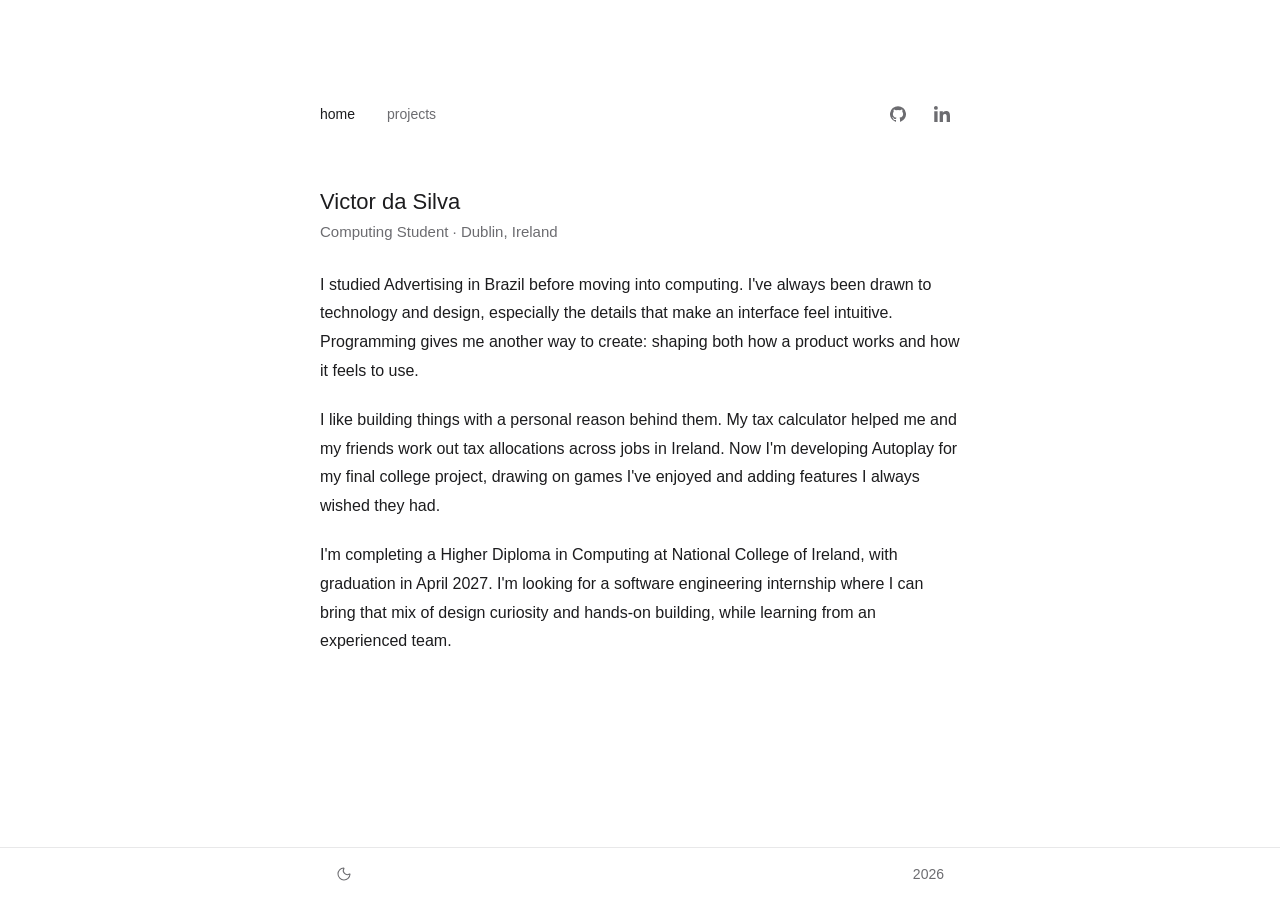
<file: index.html>
<!DOCTYPE html>
<html lang="en" data-theme="dark">

<head>
  <meta charset="UTF-8" />
  <meta name="viewport" content="width=device-width, initial-scale=1.0" />
  <title>Victor da Silva — Computing Student</title>
  <meta name="description" content="Computing student in Dublin with a background in advertising and an interest in thoughtful design, useful software, and game development. Seeking a software engineering internship." />
  <link rel="stylesheet" href="style.css" />
  <link rel="stylesheet" href="components/footer.css?v=3" />
  <script src="components/footer.js?v=2" defer></script>
</head>

<body>
  <a class="skip-link" href="#main">Skip to content</a>
  <main class="wrap" id="main">

    <nav aria-label="Main navigation">
      <a href="index.html" class="active" aria-current="page">home</a>
      <a href="projects.html">projects</a>
      <div class="social-links">
        <a class="social-link" href="https://github.com/veckdev" target="_blank" rel="noopener" aria-label="GitHub profile" title="GitHub"><svg viewBox="0 0 24 24" aria-hidden="true" focusable="false"><path d="M12 .3a12 12 0 0 0-3.79 23.39c.6.11.82-.26.82-.58v-2.23c-3.34.73-4.04-1.42-4.04-1.42-.55-1.39-1.34-1.76-1.34-1.76-1.09-.75.08-.73.08-.73 1.2.08 1.84 1.23 1.84 1.23 1.07 1.83 2.81 1.3 3.49.99.11-.77.42-1.3.76-1.6-2.67-.3-5.47-1.34-5.47-5.93 0-1.31.47-2.38 1.24-3.22-.13-.3-.54-1.52.12-3.18 0 0 1.01-.32 3.3 1.23a11.52 11.52 0 0 1 6 0c2.29-1.55 3.3-1.23 3.3-1.23.66 1.66.25 2.88.12 3.18.77.84 1.24 1.91 1.24 3.22 0 4.6-2.81 5.62-5.49 5.92.43.37.82 1.1.82 2.22v3.3c0 .32.22.69.83.57A12 12 0 0 0 12 .3Z"/></svg></a>
        <a class="social-link" href="https://www.linkedin.com/in/veck/" target="_blank" rel="noopener" aria-label="LinkedIn profile" title="LinkedIn"><svg viewBox="0 0 24 24" aria-hidden="true" focusable="false"><path d="M5.37 24H.4V7.98h4.97V24ZM2.88 5.8a2.9 2.9 0 1 1 0-5.8 2.9 2.9 0 0 1 0 5.8ZM24 24h-4.97v-7.8c0-1.86-.04-4.25-2.59-4.25-2.59 0-2.99 2.02-2.99 4.12V24H8.48V7.98h4.77v2.19h.07c.67-1.26 2.29-2.59 4.71-2.59 5.04 0 5.97 3.32 5.97 7.63V24Z"/></svg></a>
      </div>
    </nav>

    <div class="header-row">
      <h1>Victor da Silva</h1>
    </div>

    <p class="subtitle">Computing Student · Dublin, Ireland</p>
    <p class="bio">I studied Advertising in Brazil before moving into computing. I've always been drawn to technology and design, especially the details that make an interface feel intuitive. Programming gives me another way to create: shaping both how a product works and how it feels to use.</p>
    <p class="bio">I like building things with a personal reason behind them. My tax calculator helped me and my friends work out tax allocations across jobs in Ireland. Now I'm developing Autoplay for my final college project, drawing on games I've enjoyed and adding features I always wished they had.</p>
    <p class="bio">I'm completing a Higher Diploma in Computing at National College of Ireland, with graduation in April 2027. I'm looking for a software engineering internship where I can bring that mix of design curiosity and hands-on building, while learning from an experienced team.</p>

  </main>

  <footer data-site-footer aria-label="Site footer"></footer>

  <script src="script.js?v=2"></script>
</body>

</html>
</file>
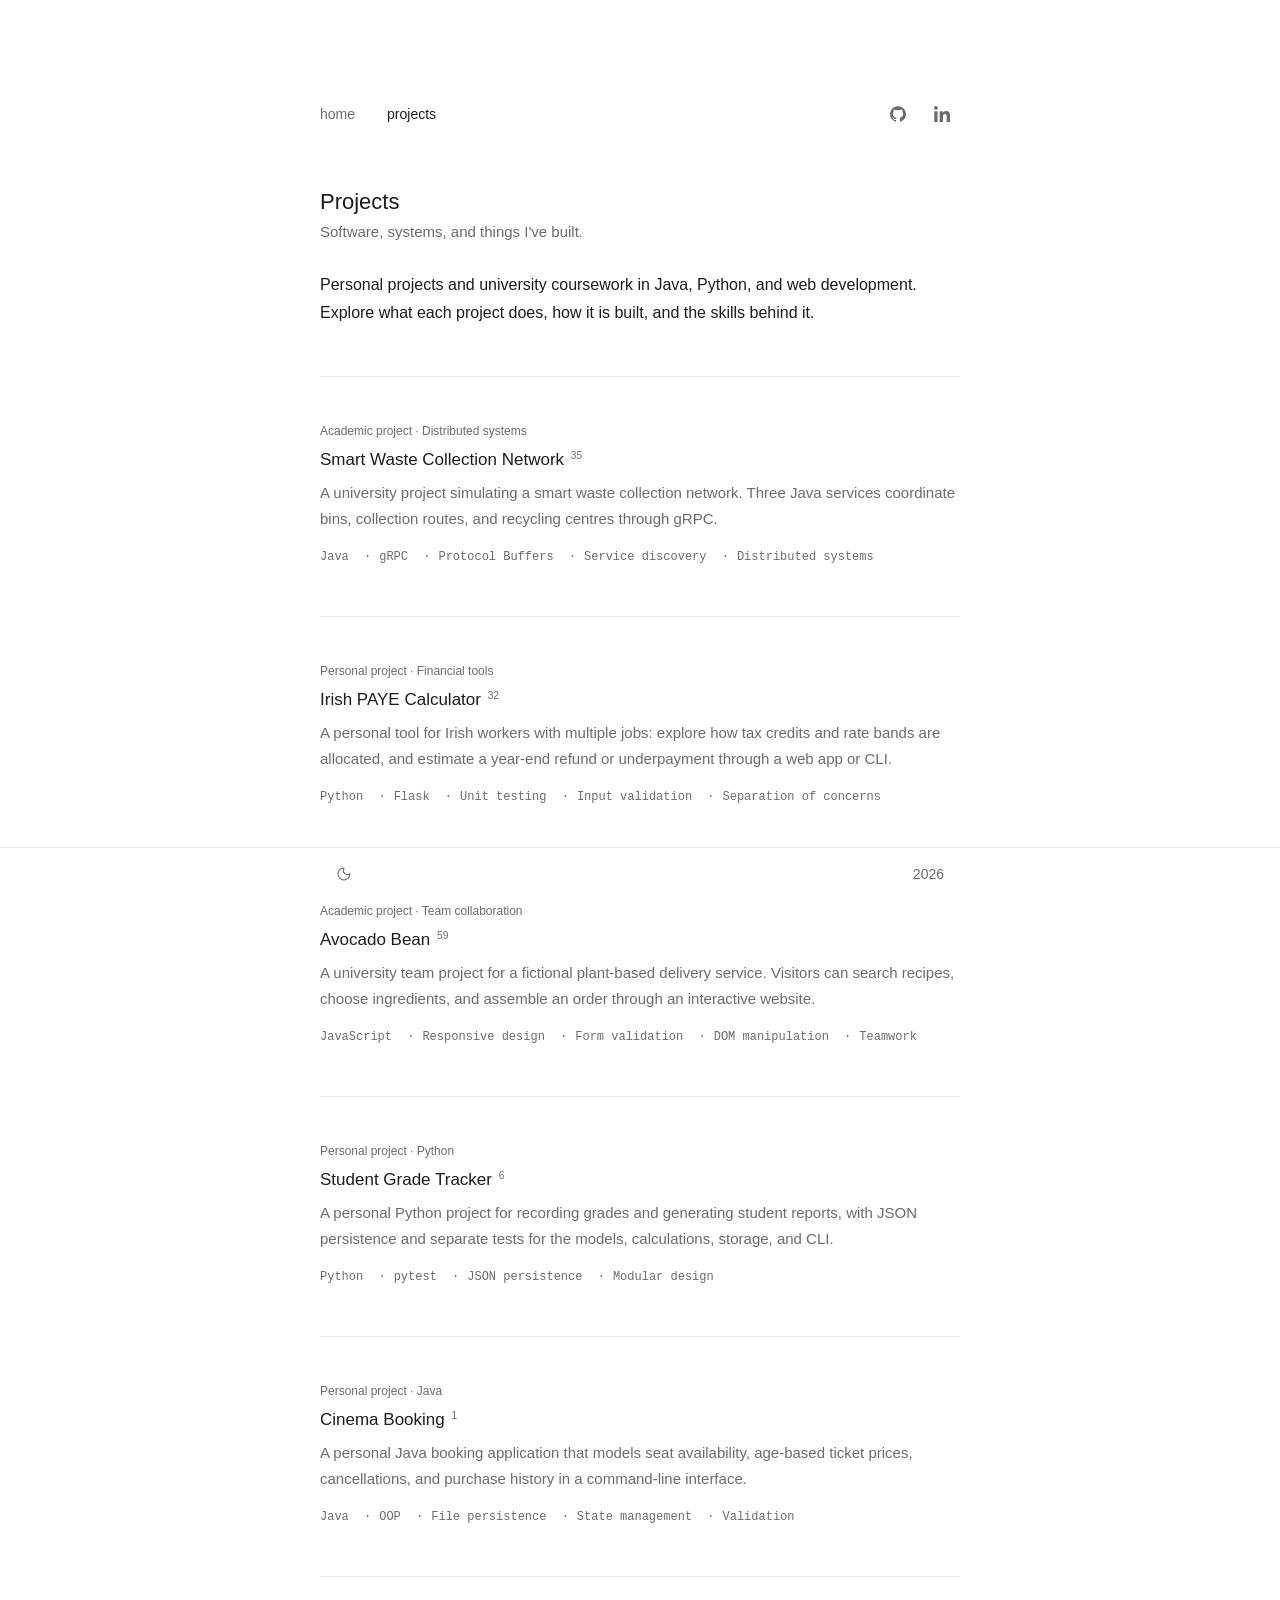
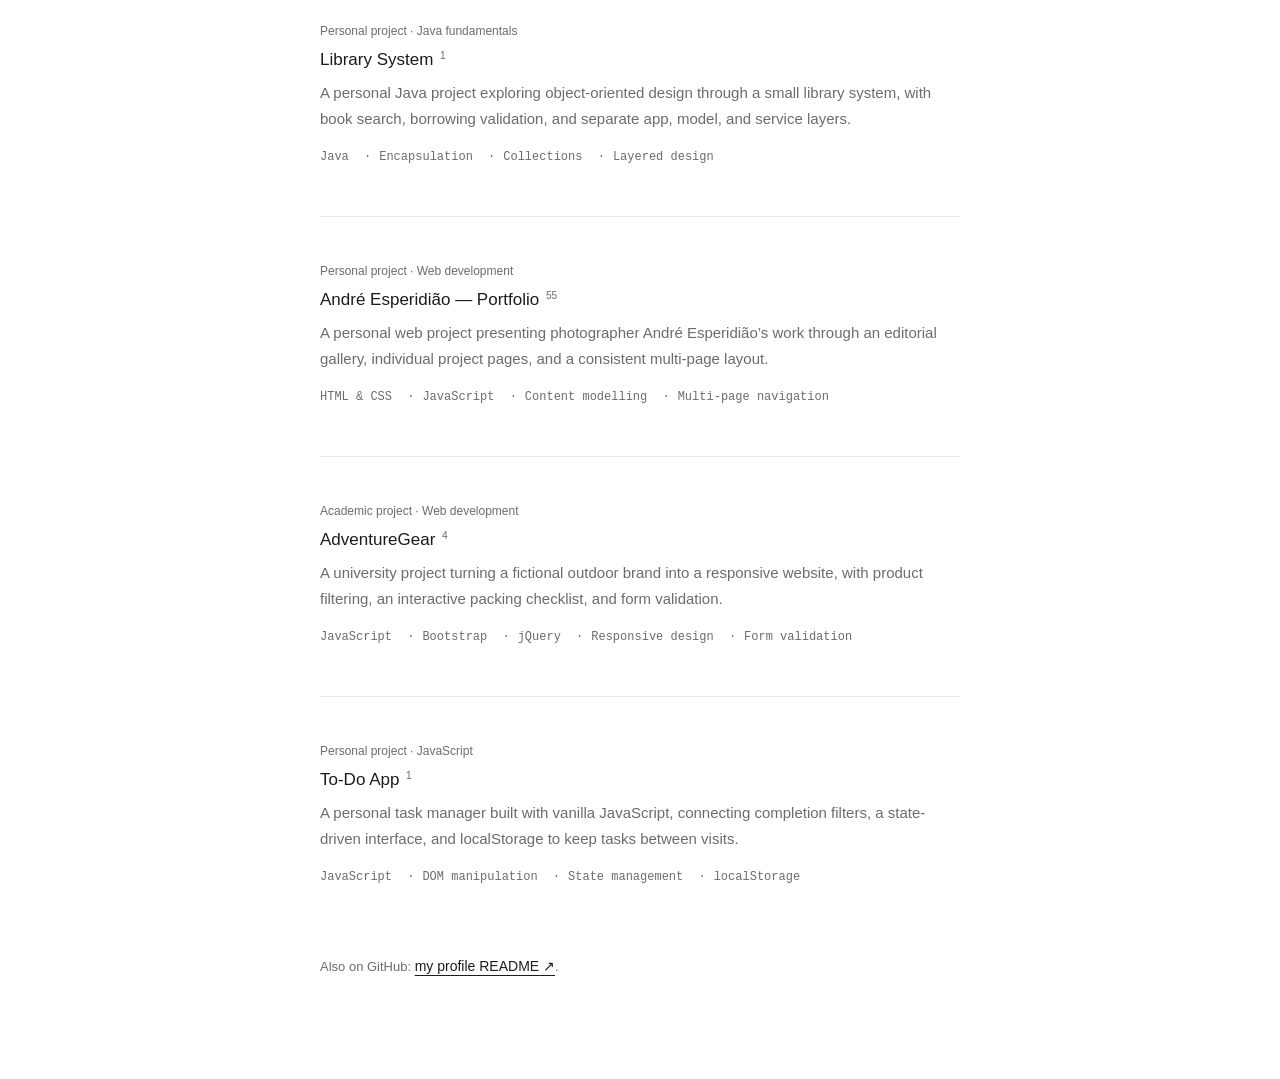
<file: projects.html>
<!DOCTYPE html>
<html lang="en" data-theme="dark">

<head>
  <meta charset="UTF-8" />
  <meta name="viewport" content="width=device-width, initial-scale=1.0" />
  <title>Projects — Victor da Silva</title>
  <meta name="description" content="Projects and software engineering work by Victor da Silva, a computing student in Dublin." />
  <link rel="stylesheet" href="style.css" />
  <link rel="stylesheet" href="components/footer.css?v=3" />
  <script src="components/footer.js?v=2" defer></script>
</head>

<body>
  <a class="skip-link" href="#main">Skip to content</a>
  <main class="wrap" id="main">

    <nav aria-label="Main navigation">
      <a href="index.html">home</a>
      <a href="projects.html" class="active" aria-current="page">projects</a>
      <div class="social-links">
        <a class="social-link" href="https://github.com/veckdev" target="_blank" rel="noopener" aria-label="GitHub profile" title="GitHub"><svg viewBox="0 0 24 24" aria-hidden="true" focusable="false"><path d="M12 .3a12 12 0 0 0-3.79 23.39c.6.11.82-.26.82-.58v-2.23c-3.34.73-4.04-1.42-4.04-1.42-.55-1.39-1.34-1.76-1.34-1.76-1.09-.75.08-.73.08-.73 1.2.08 1.84 1.23 1.84 1.23 1.07 1.83 2.81 1.3 3.49.99.11-.77.42-1.3.76-1.6-2.67-.3-5.47-1.34-5.47-5.93 0-1.31.47-2.38 1.24-3.22-.13-.3-.54-1.52.12-3.18 0 0 1.01-.32 3.3 1.23a11.52 11.52 0 0 1 6 0c2.29-1.55 3.3-1.23 3.3-1.23.66 1.66.25 2.88.12 3.18.77.84 1.24 1.91 1.24 3.22 0 4.6-2.81 5.62-5.49 5.92.43.37.82 1.1.82 2.22v3.3c0 .32.22.69.83.57A12 12 0 0 0 12 .3Z"/></svg></a>
        <a class="social-link" href="https://www.linkedin.com/in/veck/" target="_blank" rel="noopener" aria-label="LinkedIn profile" title="LinkedIn"><svg viewBox="0 0 24 24" aria-hidden="true" focusable="false"><path d="M5.37 24H.4V7.98h4.97V24ZM2.88 5.8a2.9 2.9 0 1 1 0-5.8 2.9 2.9 0 0 1 0 5.8ZM24 24h-4.97v-7.8c0-1.86-.04-4.25-2.59-4.25-2.59 0-2.99 2.02-2.99 4.12V24H8.48V7.98h4.77v2.19h.07c.67-1.26 2.29-2.59 4.71-2.59 5.04 0 5.97 3.32 5.97 7.63V24Z"/></svg></a>
      </div>
    </nav>

    <div class="header-row">
      <h1>Projects</h1>
    </div>

    <p class="subtitle">Software, systems, and things I've built.</p>
    <p class="bio">Personal projects and university coursework in Java, Python, and web development. Explore what each project does, how it is built, and the skills behind it.</p>
    <ol class="projects-page-list">
      <li class="project-entry">
        <p class="project-kind">Academic project · Distributed systems</p>
        <h2><a href="projects/smart-waste-collection-network.html">Smart Waste Collection Network <sup class="commit-count" title="35 commits on the default branch" aria-label="35 commits on the default branch">35</sup></a></h2>
        <p class="project-description">A university project simulating a smart waste collection network. Three Java services coordinate bins, collection routes, and recycling centres through gRPC.</p>
        <ul class="skill-tags" aria-label="Skills practised"><li>Java</li><li>gRPC</li><li>Protocol Buffers</li><li>Service discovery</li><li>Distributed systems</li></ul>
      </li>
      <li class="project-entry">
        <p class="project-kind">Personal project · Financial tools</p>
        <h2><a href="projects/tax-calculator.html">Irish PAYE Calculator <sup class="commit-count" title="32 commits on the default branch" aria-label="32 commits on the default branch">32</sup></a></h2>
        <p class="project-description">A personal tool for Irish workers with multiple jobs: explore how tax credits and rate bands are allocated, and estimate a year-end refund or underpayment through a web app or CLI.</p>
        <ul class="skill-tags" aria-label="Skills practised"><li>Python</li><li>Flask</li><li>Unit testing</li><li>Input validation</li><li>Separation of concerns</li></ul>
      </li>
      <li class="project-entry">
        <p class="project-kind">Academic project · Team collaboration</p>
        <h2><a href="projects/avocado-bean.html">Avocado Bean <sup class="commit-count" title="59 commits on the default branch" aria-label="59 commits on the default branch">59</sup></a></h2>
        <p class="project-description">A university team project for a fictional plant-based delivery service. Visitors can search recipes, choose ingredients, and assemble an order through an interactive website.</p>
        <ul class="skill-tags" aria-label="Skills practised"><li>JavaScript</li><li>Responsive design</li><li>Form validation</li><li>DOM manipulation</li><li>Teamwork</li></ul>
      </li>
      <li class="project-entry">
        <p class="project-kind">Personal project · Python</p>
        <h2><a href="projects/student-grade-tracker.html">Student Grade Tracker <sup class="commit-count" title="6 commits on the default branch" aria-label="6 commits on the default branch">6</sup></a></h2>
        <p class="project-description">A personal Python project for recording grades and generating student reports, with JSON persistence and separate tests for the models, calculations, storage, and CLI.</p>
        <ul class="skill-tags" aria-label="Skills practised"><li>Python</li><li>pytest</li><li>JSON persistence</li><li>Modular design</li></ul>
      </li>
      <li class="project-entry">
        <p class="project-kind">Personal project · Java</p>
        <h2><a href="projects/cinema-oop.html">Cinema Booking <sup class="commit-count" title="1 commits on the default branch" aria-label="1 commits on the default branch">1</sup></a></h2>
        <p class="project-description">A personal Java booking application that models seat availability, age-based ticket prices, cancellations, and purchase history in a command-line interface.</p>
        <ul class="skill-tags" aria-label="Skills practised"><li>Java</li><li>OOP</li><li>File persistence</li><li>State management</li><li>Validation</li></ul>
      </li>
      <li class="project-entry">
        <p class="project-kind">Personal project · Java fundamentals</p>
        <h2><a href="projects/library-system.html">Library System <sup class="commit-count" title="1 commits on the default branch" aria-label="1 commits on the default branch">1</sup></a></h2>
        <p class="project-description">A personal Java project exploring object-oriented design through a small library system, with book search, borrowing validation, and separate app, model, and service layers.</p>
        <ul class="skill-tags" aria-label="Skills practised"><li>Java</li><li>Encapsulation</li><li>Collections</li><li>Layered design</li></ul>
      </li>
      <li class="project-entry">
        <p class="project-kind">Personal project · Web development</p>
        <h2><a href="projects/andre-esperidiao.html">André Esperidião — Portfolio <sup class="commit-count" title="55 commits on the default branch" aria-label="55 commits on the default branch">55</sup></a></h2>
        <p class="project-description">A personal web project presenting photographer André Esperidião’s work through an editorial gallery, individual project pages, and a consistent multi-page layout.</p>
        <ul class="skill-tags" aria-label="Skills practised"><li>HTML &amp; CSS</li><li>JavaScript</li><li>Content modelling</li><li>Multi-page navigation</li></ul>
      </li>
      <li class="project-entry">
        <p class="project-kind">Academic project · Web development</p>
        <h2><a href="projects/adventuregear-website.html">AdventureGear <sup class="commit-count" title="4 commits on the default branch" aria-label="4 commits on the default branch">4</sup></a></h2>
        <p class="project-description">A university project turning a fictional outdoor brand into a responsive website, with product filtering, an interactive packing checklist, and form validation.</p>
        <ul class="skill-tags" aria-label="Skills practised"><li>JavaScript</li><li>Bootstrap</li><li>jQuery</li><li>Responsive design</li><li>Form validation</li></ul>
      </li>
      <li class="project-entry">
        <p class="project-kind">Personal project · JavaScript</p>
        <h2><a href="projects/todo-app.html">To-Do App <sup class="commit-count" title="1 commits on the default branch" aria-label="1 commits on the default branch">1</sup></a></h2>
        <p class="project-description">A personal task manager built with vanilla JavaScript, connecting completion filters, a state-driven interface, and localStorage to keep tasks between visits.</p>
        <ul class="skill-tags" aria-label="Skills practised"><li>JavaScript</li><li>DOM manipulation</li><li>State management</li><li>localStorage</li></ul>
      </li>
    </ol>
    <p class="profile-note">Also on GitHub: <a href="https://github.com/veckdev/veckdev" target="_blank" rel="noopener">my profile README ↗</a>.</p>

  </main>

  <footer data-site-footer aria-label="Site footer"></footer>

  <script src="script.js?v=2"></script>
</body>

</html>
</file>
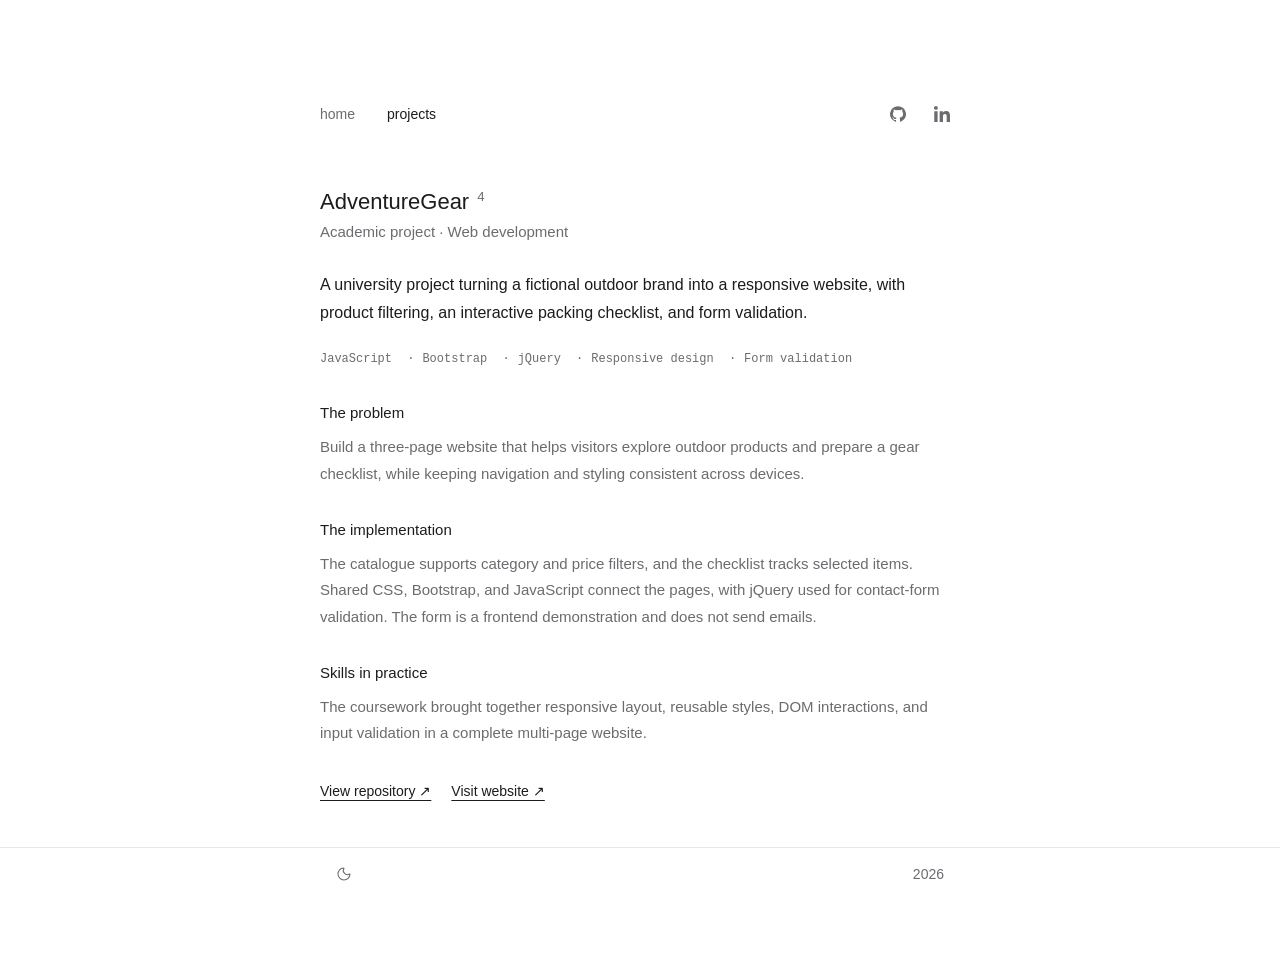
<file: projects/adventuregear-website.html>
<!DOCTYPE html>
<html lang="en" data-theme="dark">

<head>
  <meta charset="UTF-8" />
  <meta name="viewport" content="width=device-width, initial-scale=1.0" />
  <title>AdventureGear — Victor da Silva</title>
  <meta name="description" content="A university project turning a fictional outdoor brand into a responsive website, with product filtering, an interactive packing checklist, and form validation." />
  <link rel="stylesheet" href="../style.css" />
  <link rel="stylesheet" href="../components/footer.css?v=3" />
  <script src="../components/footer.js?v=2" defer></script>
</head>

<body>
  <a class="skip-link" href="#main">Skip to content</a>
  <main class="wrap" id="main">

    <nav aria-label="Main navigation">
      <a href="../index.html">home</a>
      <a href="../projects.html" class="active" aria-current="page">projects</a>
      <div class="social-links">
        <a class="social-link" href="https://github.com/veckdev" target="_blank" rel="noopener" aria-label="GitHub profile" title="GitHub"><svg viewBox="0 0 24 24" aria-hidden="true" focusable="false"><path d="M12 .3a12 12 0 0 0-3.79 23.39c.6.11.82-.26.82-.58v-2.23c-3.34.73-4.04-1.42-4.04-1.42-.55-1.39-1.34-1.76-1.34-1.76-1.09-.75.08-.73.08-.73 1.2.08 1.84 1.23 1.84 1.23 1.07 1.83 2.81 1.3 3.49.99.11-.77.42-1.3.76-1.6-2.67-.3-5.47-1.34-5.47-5.93 0-1.31.47-2.38 1.24-3.22-.13-.3-.54-1.52.12-3.18 0 0 1.01-.32 3.3 1.23a11.52 11.52 0 0 1 6 0c2.29-1.55 3.3-1.23 3.3-1.23.66 1.66.25 2.88.12 3.18.77.84 1.24 1.91 1.24 3.22 0 4.6-2.81 5.62-5.49 5.92.43.37.82 1.1.82 2.22v3.3c0 .32.22.69.83.57A12 12 0 0 0 12 .3Z"/></svg></a>
        <a class="social-link" href="https://www.linkedin.com/in/veck/" target="_blank" rel="noopener" aria-label="LinkedIn profile" title="LinkedIn"><svg viewBox="0 0 24 24" aria-hidden="true" focusable="false"><path d="M5.37 24H.4V7.98h4.97V24ZM2.88 5.8a2.9 2.9 0 1 1 0-5.8 2.9 2.9 0 0 1 0 5.8ZM24 24h-4.97v-7.8c0-1.86-.04-4.25-2.59-4.25-2.59 0-2.99 2.02-2.99 4.12V24H8.48V7.98h4.77v2.19h.07c.67-1.26 2.29-2.59 4.71-2.59 5.04 0 5.97 3.32 5.97 7.63V24Z"/></svg></a>
      </div>
    </nav>

    <div class="header-row">
      <h1>AdventureGear <sup class="commit-count" title="4 commits on the default branch" aria-label="4 commits on the default branch">4</sup></h1>
    </div>

    <p class="subtitle">Academic project · Web development</p>
    <p class="bio">A university project turning a fictional outdoor brand into a responsive website, with product filtering, an interactive packing checklist, and form validation.</p>
    <ul class="skill-tags" aria-label="Skills practised"><li>JavaScript</li><li>Bootstrap</li><li>jQuery</li><li>Responsive design</li><li>Form validation</li></ul>
    <section class="project-section"><h2>The problem</h2><p>Build a three-page website that helps visitors explore outdoor products and prepare a gear checklist, while keeping navigation and styling consistent across devices.</p></section>
    <section class="project-section"><h2>The implementation</h2><p>The catalogue supports category and price filters, and the checklist tracks selected items. Shared CSS, Bootstrap, and JavaScript connect the pages, with jQuery used for contact-form validation. The form is a frontend demonstration and does not send emails.</p></section>
    <section class="project-section"><h2>Skills in practice</h2><p>The coursework brought together responsive layout, reusable styles, DOM interactions, and input validation in a complete multi-page website.</p></section>
    <div class="project-links detail-links"><a href="https://github.com/veckdev/adventuregear-website" target="_blank" rel="noopener">View repository ↗</a><a href="https://veckdev.github.io/adventuregear-website" target="_blank" rel="noopener">Visit website ↗</a></div>
    
    <p class="back-link"><a href="../projects.html">← All projects</a></p>

  </main>

  <footer data-site-footer aria-label="Site footer"></footer>

  <script src="../script.js?v=2"></script>
</body>

</html>
</file>
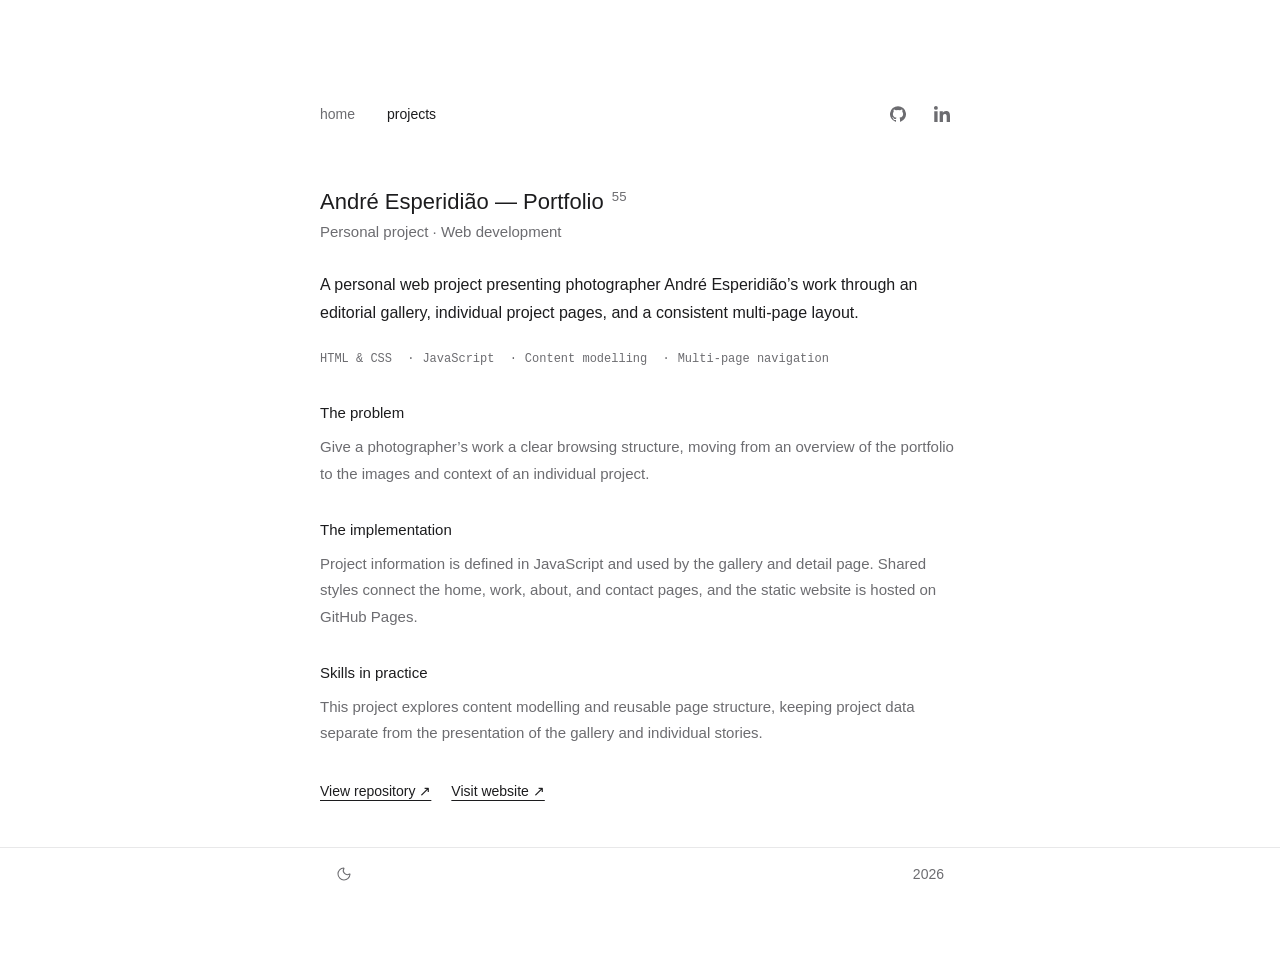
<file: projects/andre-esperidiao.html>
<!DOCTYPE html>
<html lang="en" data-theme="dark">

<head>
  <meta charset="UTF-8" />
  <meta name="viewport" content="width=device-width, initial-scale=1.0" />
  <title>André Esperidião — Portfolio — Victor da Silva</title>
  <meta name="description" content="A personal web project presenting photographer André Esperidião’s work through an editorial gallery, individual project pages, and a consistent multi-page layout." />
  <link rel="stylesheet" href="../style.css" />
  <link rel="stylesheet" href="../components/footer.css?v=3" />
  <script src="../components/footer.js?v=2" defer></script>
</head>

<body>
  <a class="skip-link" href="#main">Skip to content</a>
  <main class="wrap" id="main">

    <nav aria-label="Main navigation">
      <a href="../index.html">home</a>
      <a href="../projects.html" class="active" aria-current="page">projects</a>
      <div class="social-links">
        <a class="social-link" href="https://github.com/veckdev" target="_blank" rel="noopener" aria-label="GitHub profile" title="GitHub"><svg viewBox="0 0 24 24" aria-hidden="true" focusable="false"><path d="M12 .3a12 12 0 0 0-3.79 23.39c.6.11.82-.26.82-.58v-2.23c-3.34.73-4.04-1.42-4.04-1.42-.55-1.39-1.34-1.76-1.34-1.76-1.09-.75.08-.73.08-.73 1.2.08 1.84 1.23 1.84 1.23 1.07 1.83 2.81 1.3 3.49.99.11-.77.42-1.3.76-1.6-2.67-.3-5.47-1.34-5.47-5.93 0-1.31.47-2.38 1.24-3.22-.13-.3-.54-1.52.12-3.18 0 0 1.01-.32 3.3 1.23a11.52 11.52 0 0 1 6 0c2.29-1.55 3.3-1.23 3.3-1.23.66 1.66.25 2.88.12 3.18.77.84 1.24 1.91 1.24 3.22 0 4.6-2.81 5.62-5.49 5.92.43.37.82 1.1.82 2.22v3.3c0 .32.22.69.83.57A12 12 0 0 0 12 .3Z"/></svg></a>
        <a class="social-link" href="https://www.linkedin.com/in/veck/" target="_blank" rel="noopener" aria-label="LinkedIn profile" title="LinkedIn"><svg viewBox="0 0 24 24" aria-hidden="true" focusable="false"><path d="M5.37 24H.4V7.98h4.97V24ZM2.88 5.8a2.9 2.9 0 1 1 0-5.8 2.9 2.9 0 0 1 0 5.8ZM24 24h-4.97v-7.8c0-1.86-.04-4.25-2.59-4.25-2.59 0-2.99 2.02-2.99 4.12V24H8.48V7.98h4.77v2.19h.07c.67-1.26 2.29-2.59 4.71-2.59 5.04 0 5.97 3.32 5.97 7.63V24Z"/></svg></a>
      </div>
    </nav>

    <div class="header-row">
      <h1>André Esperidião — Portfolio <sup class="commit-count" title="55 commits on the default branch" aria-label="55 commits on the default branch">55</sup></h1>
    </div>

    <p class="subtitle">Personal project · Web development</p>
    <p class="bio">A personal web project presenting photographer André Esperidião’s work through an editorial gallery, individual project pages, and a consistent multi-page layout.</p>
    <ul class="skill-tags" aria-label="Skills practised"><li>HTML &amp; CSS</li><li>JavaScript</li><li>Content modelling</li><li>Multi-page navigation</li></ul>
    <section class="project-section"><h2>The problem</h2><p>Give a photographer’s work a clear browsing structure, moving from an overview of the portfolio to the images and context of an individual project.</p></section>
    <section class="project-section"><h2>The implementation</h2><p>Project information is defined in JavaScript and used by the gallery and detail page. Shared styles connect the home, work, about, and contact pages, and the static website is hosted on GitHub Pages.</p></section>
    <section class="project-section"><h2>Skills in practice</h2><p>This project explores content modelling and reusable page structure, keeping project data separate from the presentation of the gallery and individual stories.</p></section>
    <div class="project-links detail-links"><a href="https://github.com/veckdev/andre-esperidiao" target="_blank" rel="noopener">View repository ↗</a><a href="https://veckdev.github.io/andre-esperidiao" target="_blank" rel="noopener">Visit website ↗</a></div>
    
    <p class="back-link"><a href="../projects.html">← All projects</a></p>

  </main>

  <footer data-site-footer aria-label="Site footer"></footer>

  <script src="../script.js?v=2"></script>
</body>

</html>
</file>
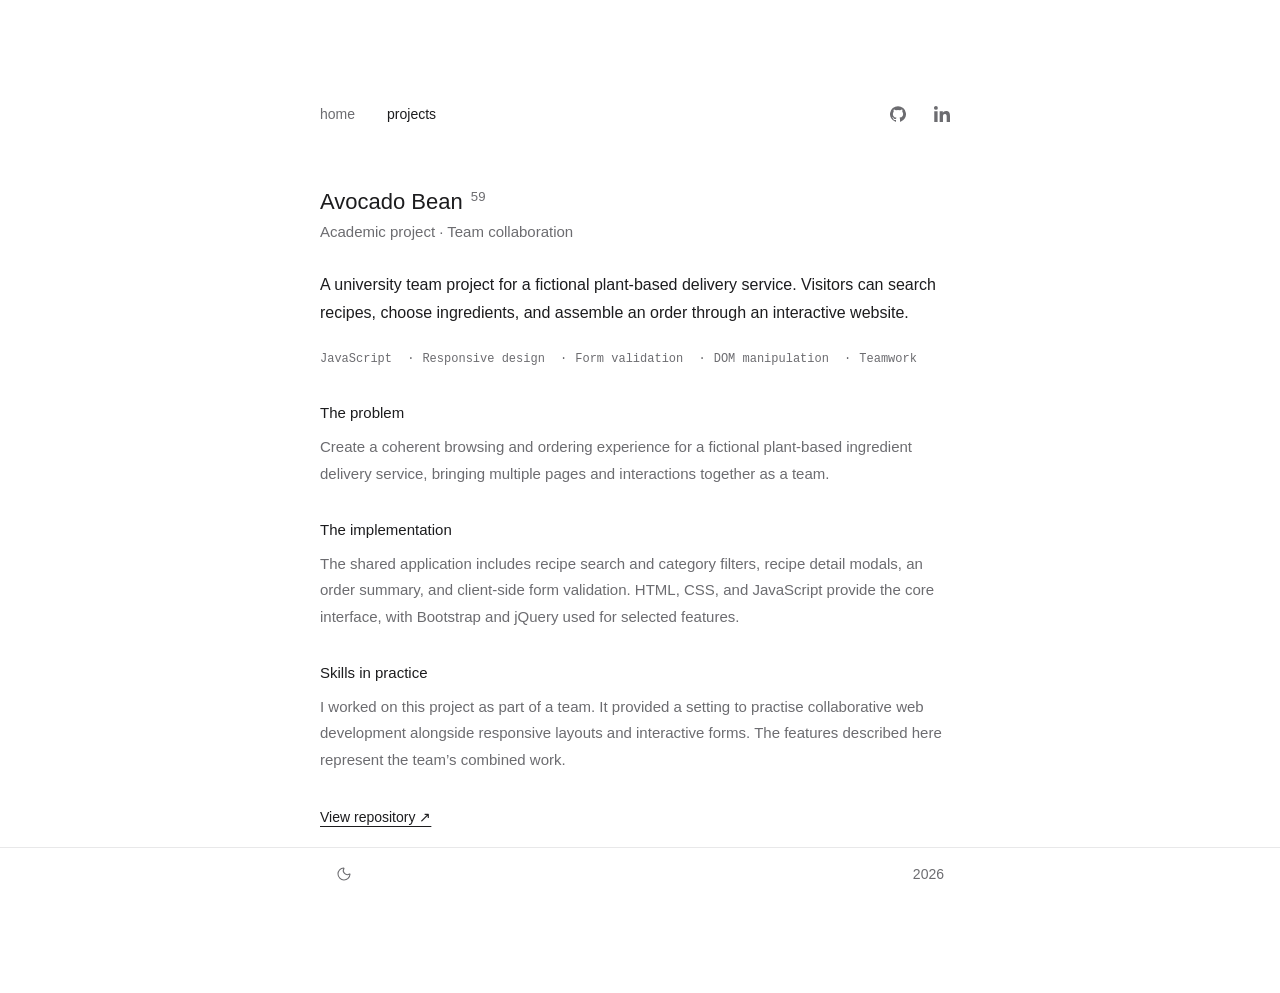
<file: projects/avocado-bean.html>
<!DOCTYPE html>
<html lang="en" data-theme="dark">

<head>
  <meta charset="UTF-8" />
  <meta name="viewport" content="width=device-width, initial-scale=1.0" />
  <title>Avocado Bean — Victor da Silva</title>
  <meta name="description" content="A university team project for a fictional plant-based delivery service. Visitors can search recipes, choose ingredients, and assemble an order through an interactive website." />
  <link rel="stylesheet" href="../style.css" />
  <link rel="stylesheet" href="../components/footer.css?v=3" />
  <script src="../components/footer.js?v=2" defer></script>
</head>

<body>
  <a class="skip-link" href="#main">Skip to content</a>
  <main class="wrap" id="main">

    <nav aria-label="Main navigation">
      <a href="../index.html">home</a>
      <a href="../projects.html" class="active" aria-current="page">projects</a>
      <div class="social-links">
        <a class="social-link" href="https://github.com/veckdev" target="_blank" rel="noopener" aria-label="GitHub profile" title="GitHub"><svg viewBox="0 0 24 24" aria-hidden="true" focusable="false"><path d="M12 .3a12 12 0 0 0-3.79 23.39c.6.11.82-.26.82-.58v-2.23c-3.34.73-4.04-1.42-4.04-1.42-.55-1.39-1.34-1.76-1.34-1.76-1.09-.75.08-.73.08-.73 1.2.08 1.84 1.23 1.84 1.23 1.07 1.83 2.81 1.3 3.49.99.11-.77.42-1.3.76-1.6-2.67-.3-5.47-1.34-5.47-5.93 0-1.31.47-2.38 1.24-3.22-.13-.3-.54-1.52.12-3.18 0 0 1.01-.32 3.3 1.23a11.52 11.52 0 0 1 6 0c2.29-1.55 3.3-1.23 3.3-1.23.66 1.66.25 2.88.12 3.18.77.84 1.24 1.91 1.24 3.22 0 4.6-2.81 5.62-5.49 5.92.43.37.82 1.1.82 2.22v3.3c0 .32.22.69.83.57A12 12 0 0 0 12 .3Z"/></svg></a>
        <a class="social-link" href="https://www.linkedin.com/in/veck/" target="_blank" rel="noopener" aria-label="LinkedIn profile" title="LinkedIn"><svg viewBox="0 0 24 24" aria-hidden="true" focusable="false"><path d="M5.37 24H.4V7.98h4.97V24ZM2.88 5.8a2.9 2.9 0 1 1 0-5.8 2.9 2.9 0 0 1 0 5.8ZM24 24h-4.97v-7.8c0-1.86-.04-4.25-2.59-4.25-2.59 0-2.99 2.02-2.99 4.12V24H8.48V7.98h4.77v2.19h.07c.67-1.26 2.29-2.59 4.71-2.59 5.04 0 5.97 3.32 5.97 7.63V24Z"/></svg></a>
      </div>
    </nav>

    <div class="header-row">
      <h1>Avocado Bean <sup class="commit-count" title="59 commits on the default branch" aria-label="59 commits on the default branch">59</sup></h1>
    </div>

    <p class="subtitle">Academic project · Team collaboration</p>
    <p class="bio">A university team project for a fictional plant-based delivery service. Visitors can search recipes, choose ingredients, and assemble an order through an interactive website.</p>
    <ul class="skill-tags" aria-label="Skills practised"><li>JavaScript</li><li>Responsive design</li><li>Form validation</li><li>DOM manipulation</li><li>Teamwork</li></ul>
    <section class="project-section"><h2>The problem</h2><p>Create a coherent browsing and ordering experience for a fictional plant-based ingredient delivery service, bringing multiple pages and interactions together as a team.</p></section>
    <section class="project-section"><h2>The implementation</h2><p>The shared application includes recipe search and category filters, recipe detail modals, an order summary, and client-side form validation. HTML, CSS, and JavaScript provide the core interface, with Bootstrap and jQuery used for selected features.</p></section>
    <section class="project-section"><h2>Skills in practice</h2><p>I worked on this project as part of a team. It provided a setting to practise collaborative web development alongside responsive layouts and interactive forms. The features described here represent the team’s combined work.</p></section>
    <div class="project-links detail-links"><a href="https://github.com/veckdev/avocado-bean" target="_blank" rel="noopener">View repository ↗</a></div>
    
    <p class="back-link"><a href="../projects.html">← All projects</a></p>

  </main>

  <footer data-site-footer aria-label="Site footer"></footer>

  <script src="../script.js?v=2"></script>
</body>

</html>
</file>
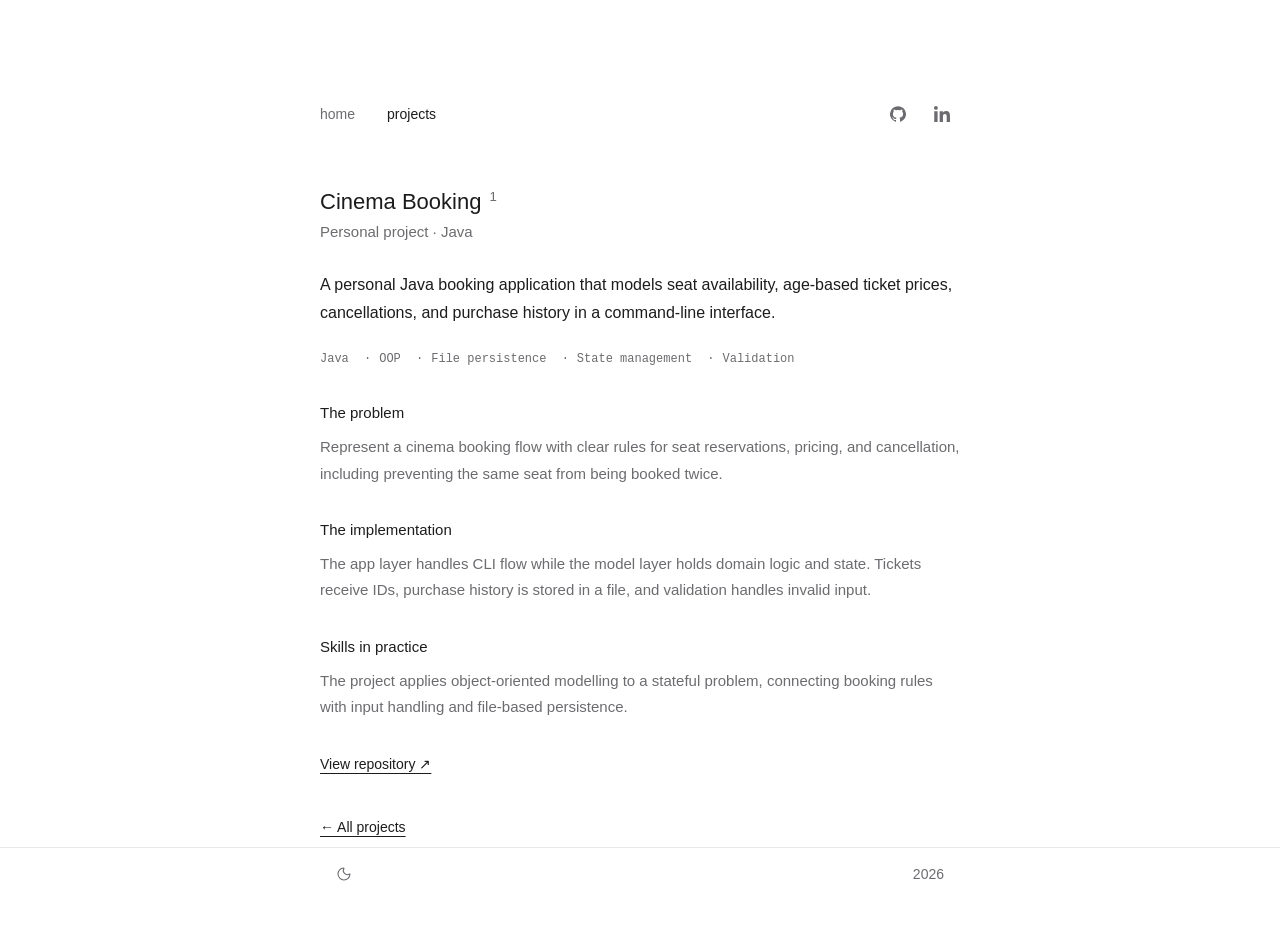
<file: projects/cinema-oop.html>
<!DOCTYPE html>
<html lang="en" data-theme="dark">

<head>
  <meta charset="UTF-8" />
  <meta name="viewport" content="width=device-width, initial-scale=1.0" />
  <title>Cinema Booking — Victor da Silva</title>
  <meta name="description" content="A personal Java booking application that models seat availability, age-based ticket prices, cancellations, and purchase history in a command-line interface." />
  <link rel="stylesheet" href="../style.css" />
  <link rel="stylesheet" href="../components/footer.css?v=3" />
  <script src="../components/footer.js?v=2" defer></script>
</head>

<body>
  <a class="skip-link" href="#main">Skip to content</a>
  <main class="wrap" id="main">

    <nav aria-label="Main navigation">
      <a href="../index.html">home</a>
      <a href="../projects.html" class="active" aria-current="page">projects</a>
      <div class="social-links">
        <a class="social-link" href="https://github.com/veckdev" target="_blank" rel="noopener" aria-label="GitHub profile" title="GitHub"><svg viewBox="0 0 24 24" aria-hidden="true" focusable="false"><path d="M12 .3a12 12 0 0 0-3.79 23.39c.6.11.82-.26.82-.58v-2.23c-3.34.73-4.04-1.42-4.04-1.42-.55-1.39-1.34-1.76-1.34-1.76-1.09-.75.08-.73.08-.73 1.2.08 1.84 1.23 1.84 1.23 1.07 1.83 2.81 1.3 3.49.99.11-.77.42-1.3.76-1.6-2.67-.3-5.47-1.34-5.47-5.93 0-1.31.47-2.38 1.24-3.22-.13-.3-.54-1.52.12-3.18 0 0 1.01-.32 3.3 1.23a11.52 11.52 0 0 1 6 0c2.29-1.55 3.3-1.23 3.3-1.23.66 1.66.25 2.88.12 3.18.77.84 1.24 1.91 1.24 3.22 0 4.6-2.81 5.62-5.49 5.92.43.37.82 1.1.82 2.22v3.3c0 .32.22.69.83.57A12 12 0 0 0 12 .3Z"/></svg></a>
        <a class="social-link" href="https://www.linkedin.com/in/veck/" target="_blank" rel="noopener" aria-label="LinkedIn profile" title="LinkedIn"><svg viewBox="0 0 24 24" aria-hidden="true" focusable="false"><path d="M5.37 24H.4V7.98h4.97V24ZM2.88 5.8a2.9 2.9 0 1 1 0-5.8 2.9 2.9 0 0 1 0 5.8ZM24 24h-4.97v-7.8c0-1.86-.04-4.25-2.59-4.25-2.59 0-2.99 2.02-2.99 4.12V24H8.48V7.98h4.77v2.19h.07c.67-1.26 2.29-2.59 4.71-2.59 5.04 0 5.97 3.32 5.97 7.63V24Z"/></svg></a>
      </div>
    </nav>

    <div class="header-row">
      <h1>Cinema Booking <sup class="commit-count" title="1 commits on the default branch" aria-label="1 commits on the default branch">1</sup></h1>
    </div>

    <p class="subtitle">Personal project · Java</p>
    <p class="bio">A personal Java booking application that models seat availability, age-based ticket prices, cancellations, and purchase history in a command-line interface.</p>
    <ul class="skill-tags" aria-label="Skills practised"><li>Java</li><li>OOP</li><li>File persistence</li><li>State management</li><li>Validation</li></ul>
    <section class="project-section"><h2>The problem</h2><p>Represent a cinema booking flow with clear rules for seat reservations, pricing, and cancellation, including preventing the same seat from being booked twice.</p></section>
    <section class="project-section"><h2>The implementation</h2><p>The app layer handles CLI flow while the model layer holds domain logic and state. Tickets receive IDs, purchase history is stored in a file, and validation handles invalid input.</p></section>
    <section class="project-section"><h2>Skills in practice</h2><p>The project applies object-oriented modelling to a stateful problem, connecting booking rules with input handling and file-based persistence.</p></section>
    <div class="project-links detail-links"><a href="https://github.com/veckdev/cinema-oop" target="_blank" rel="noopener">View repository ↗</a></div>
    
    <p class="back-link"><a href="../projects.html">← All projects</a></p>

  </main>

  <footer data-site-footer aria-label="Site footer"></footer>

  <script src="../script.js?v=2"></script>
</body>

</html>
</file>
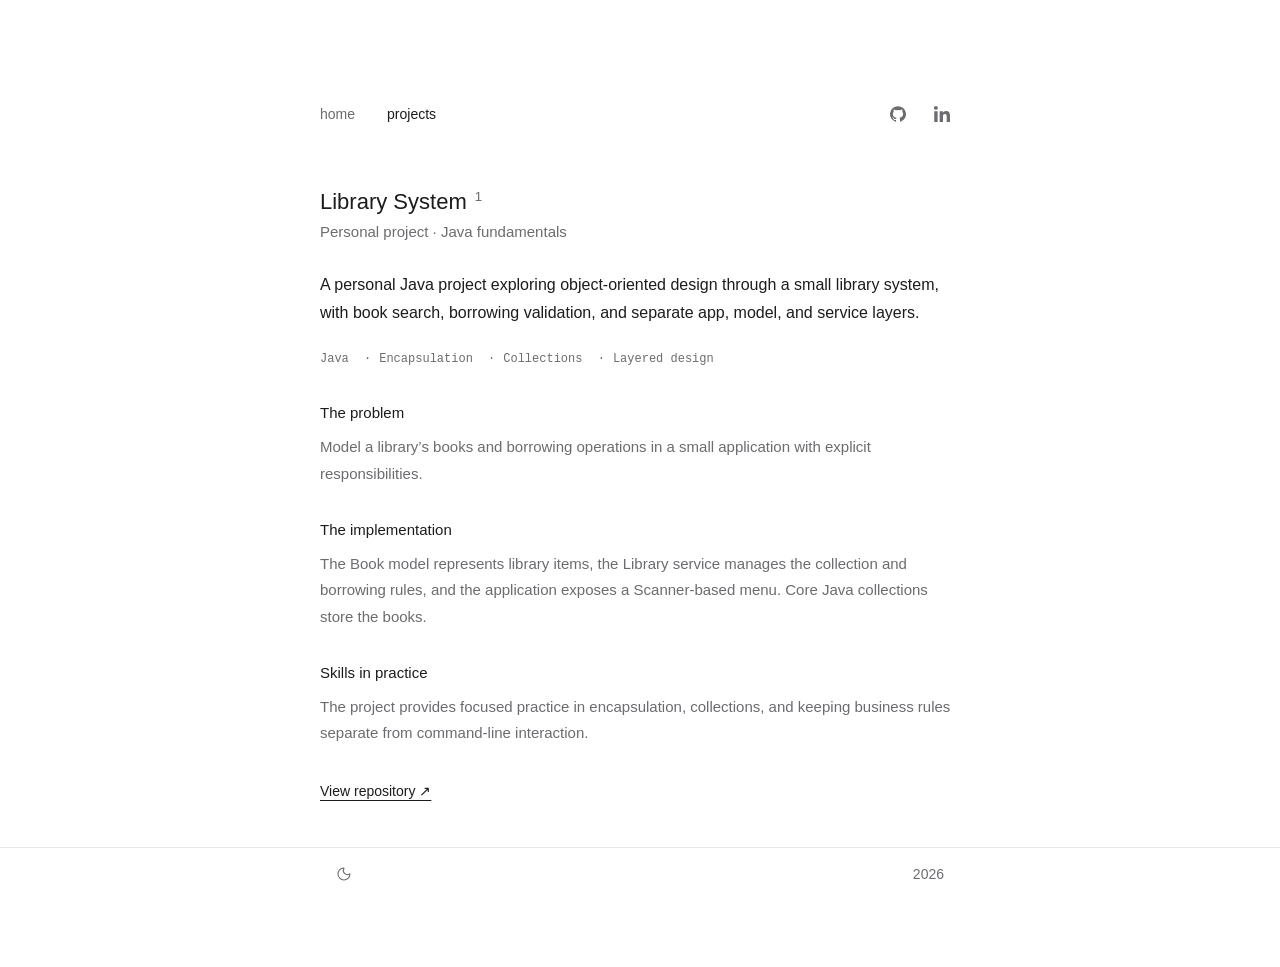
<file: projects/library-system.html>
<!DOCTYPE html>
<html lang="en" data-theme="dark">

<head>
  <meta charset="UTF-8" />
  <meta name="viewport" content="width=device-width, initial-scale=1.0" />
  <title>Library System — Victor da Silva</title>
  <meta name="description" content="A personal Java project exploring object-oriented design through a small library system, with book search, borrowing validation, and separate app, model, and service layers." />
  <link rel="stylesheet" href="../style.css" />
  <link rel="stylesheet" href="../components/footer.css?v=3" />
  <script src="../components/footer.js?v=2" defer></script>
</head>

<body>
  <a class="skip-link" href="#main">Skip to content</a>
  <main class="wrap" id="main">

    <nav aria-label="Main navigation">
      <a href="../index.html">home</a>
      <a href="../projects.html" class="active" aria-current="page">projects</a>
      <div class="social-links">
        <a class="social-link" href="https://github.com/veckdev" target="_blank" rel="noopener" aria-label="GitHub profile" title="GitHub"><svg viewBox="0 0 24 24" aria-hidden="true" focusable="false"><path d="M12 .3a12 12 0 0 0-3.79 23.39c.6.11.82-.26.82-.58v-2.23c-3.34.73-4.04-1.42-4.04-1.42-.55-1.39-1.34-1.76-1.34-1.76-1.09-.75.08-.73.08-.73 1.2.08 1.84 1.23 1.84 1.23 1.07 1.83 2.81 1.3 3.49.99.11-.77.42-1.3.76-1.6-2.67-.3-5.47-1.34-5.47-5.93 0-1.31.47-2.38 1.24-3.22-.13-.3-.54-1.52.12-3.18 0 0 1.01-.32 3.3 1.23a11.52 11.52 0 0 1 6 0c2.29-1.55 3.3-1.23 3.3-1.23.66 1.66.25 2.88.12 3.18.77.84 1.24 1.91 1.24 3.22 0 4.6-2.81 5.62-5.49 5.92.43.37.82 1.1.82 2.22v3.3c0 .32.22.69.83.57A12 12 0 0 0 12 .3Z"/></svg></a>
        <a class="social-link" href="https://www.linkedin.com/in/veck/" target="_blank" rel="noopener" aria-label="LinkedIn profile" title="LinkedIn"><svg viewBox="0 0 24 24" aria-hidden="true" focusable="false"><path d="M5.37 24H.4V7.98h4.97V24ZM2.88 5.8a2.9 2.9 0 1 1 0-5.8 2.9 2.9 0 0 1 0 5.8ZM24 24h-4.97v-7.8c0-1.86-.04-4.25-2.59-4.25-2.59 0-2.99 2.02-2.99 4.12V24H8.48V7.98h4.77v2.19h.07c.67-1.26 2.29-2.59 4.71-2.59 5.04 0 5.97 3.32 5.97 7.63V24Z"/></svg></a>
      </div>
    </nav>

    <div class="header-row">
      <h1>Library System <sup class="commit-count" title="1 commits on the default branch" aria-label="1 commits on the default branch">1</sup></h1>
    </div>

    <p class="subtitle">Personal project · Java fundamentals</p>
    <p class="bio">A personal Java project exploring object-oriented design through a small library system, with book search, borrowing validation, and separate app, model, and service layers.</p>
    <ul class="skill-tags" aria-label="Skills practised"><li>Java</li><li>Encapsulation</li><li>Collections</li><li>Layered design</li></ul>
    <section class="project-section"><h2>The problem</h2><p>Model a library’s books and borrowing operations in a small application with explicit responsibilities.</p></section>
    <section class="project-section"><h2>The implementation</h2><p>The Book model represents library items, the Library service manages the collection and borrowing rules, and the application exposes a Scanner-based menu. Core Java collections store the books.</p></section>
    <section class="project-section"><h2>Skills in practice</h2><p>The project provides focused practice in encapsulation, collections, and keeping business rules separate from command-line interaction.</p></section>
    <div class="project-links detail-links"><a href="https://github.com/veckdev/library-system" target="_blank" rel="noopener">View repository ↗</a></div>
    
    <p class="back-link"><a href="../projects.html">← All projects</a></p>

  </main>

  <footer data-site-footer aria-label="Site footer"></footer>

  <script src="../script.js?v=2"></script>
</body>

</html>
</file>
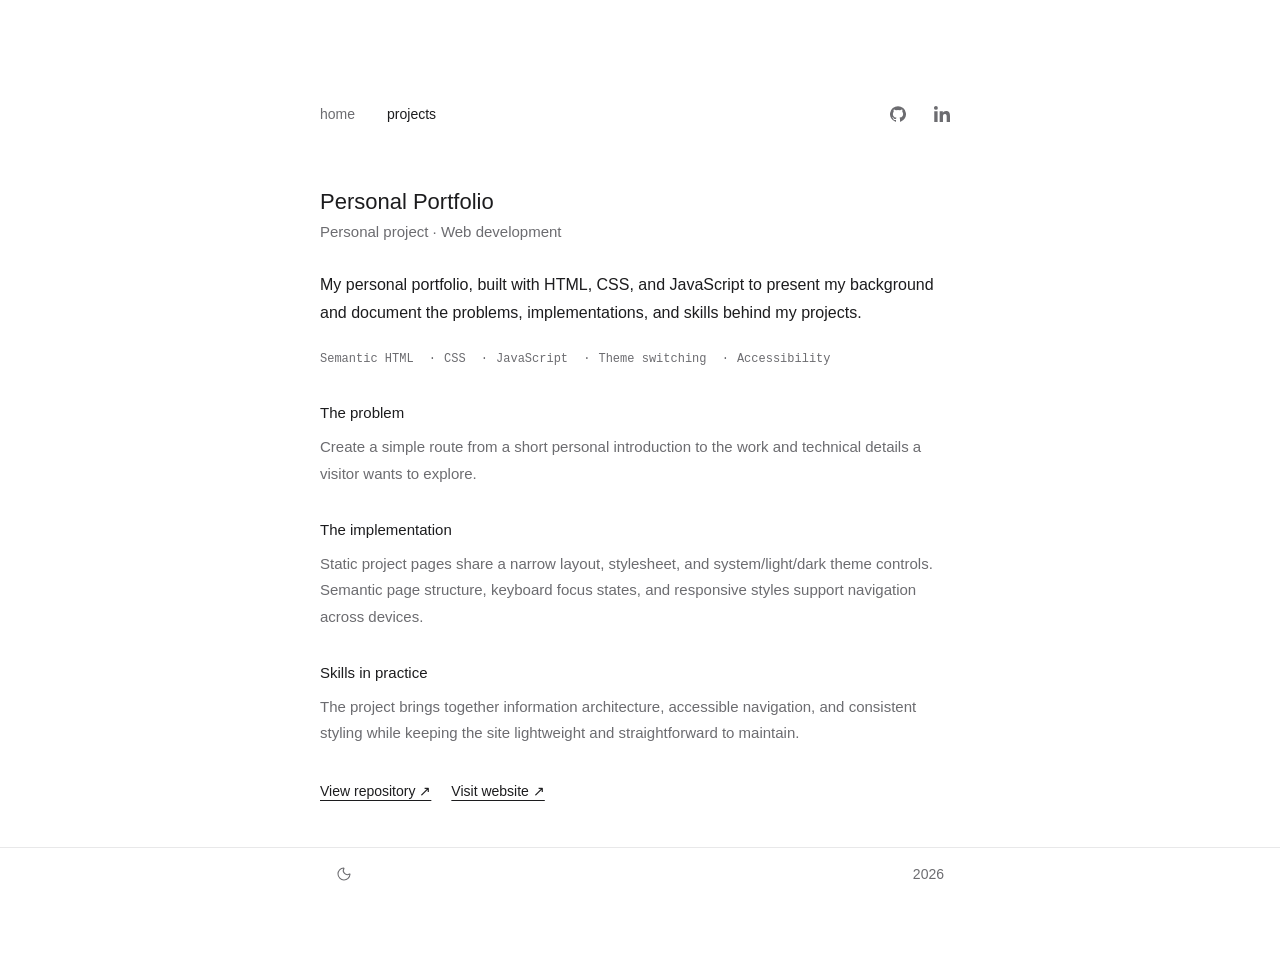
<file: projects/portfolio-site.html>
<!DOCTYPE html>
<html lang="en" data-theme="dark">

<head>
  <meta charset="UTF-8" />
  <meta name="viewport" content="width=device-width, initial-scale=1.0" />
  <title>Personal Portfolio — Victor da Silva</title>
  <meta name="description" content="My personal portfolio, built with HTML, CSS, and JavaScript to present my background and document the problems, implementations, and skills behind my projects." />
  <link rel="stylesheet" href="../style.css" />
  <link rel="stylesheet" href="../components/footer.css?v=3" />
  <script src="../components/footer.js?v=2" defer></script>
</head>

<body>
  <a class="skip-link" href="#main">Skip to content</a>
  <main class="wrap" id="main">

    <nav aria-label="Main navigation">
      <a href="../index.html">home</a>
      <a href="../projects.html" class="active" aria-current="page">projects</a>
      <div class="social-links">
        <a class="social-link" href="https://github.com/veckdev" target="_blank" rel="noopener" aria-label="GitHub profile" title="GitHub"><svg viewBox="0 0 24 24" aria-hidden="true" focusable="false"><path d="M12 .3a12 12 0 0 0-3.79 23.39c.6.11.82-.26.82-.58v-2.23c-3.34.73-4.04-1.42-4.04-1.42-.55-1.39-1.34-1.76-1.34-1.76-1.09-.75.08-.73.08-.73 1.2.08 1.84 1.23 1.84 1.23 1.07 1.83 2.81 1.3 3.49.99.11-.77.42-1.3.76-1.6-2.67-.3-5.47-1.34-5.47-5.93 0-1.31.47-2.38 1.24-3.22-.13-.3-.54-1.52.12-3.18 0 0 1.01-.32 3.3 1.23a11.52 11.52 0 0 1 6 0c2.29-1.55 3.3-1.23 3.3-1.23.66 1.66.25 2.88.12 3.18.77.84 1.24 1.91 1.24 3.22 0 4.6-2.81 5.62-5.49 5.92.43.37.82 1.1.82 2.22v3.3c0 .32.22.69.83.57A12 12 0 0 0 12 .3Z"/></svg></a>
        <a class="social-link" href="https://www.linkedin.com/in/veck/" target="_blank" rel="noopener" aria-label="LinkedIn profile" title="LinkedIn"><svg viewBox="0 0 24 24" aria-hidden="true" focusable="false"><path d="M5.37 24H.4V7.98h4.97V24ZM2.88 5.8a2.9 2.9 0 1 1 0-5.8 2.9 2.9 0 0 1 0 5.8ZM24 24h-4.97v-7.8c0-1.86-.04-4.25-2.59-4.25-2.59 0-2.99 2.02-2.99 4.12V24H8.48V7.98h4.77v2.19h.07c.67-1.26 2.29-2.59 4.71-2.59 5.04 0 5.97 3.32 5.97 7.63V24Z"/></svg></a>
      </div>
    </nav>

    <div class="header-row">
      <h1>Personal Portfolio</h1>
    </div>

    <p class="subtitle">Personal project · Web development</p>
    <p class="bio">My personal portfolio, built with HTML, CSS, and JavaScript to present my background and document the problems, implementations, and skills behind my projects.</p>
    <ul class="skill-tags" aria-label="Skills practised"><li>Semantic HTML</li><li>CSS</li><li>JavaScript</li><li>Theme switching</li><li>Accessibility</li></ul>
    <section class="project-section"><h2>The problem</h2><p>Create a simple route from a short personal introduction to the work and technical details a visitor wants to explore.</p></section>
    <section class="project-section"><h2>The implementation</h2><p>Static project pages share a narrow layout, stylesheet, and system/light/dark theme controls. Semantic page structure, keyboard focus states, and responsive styles support navigation across devices.</p></section>
    <section class="project-section"><h2>Skills in practice</h2><p>The project brings together information architecture, accessible navigation, and consistent styling while keeping the site lightweight and straightforward to maintain.</p></section>
    <div class="project-links detail-links"><a href="https://github.com/veckdev/portfolio-site" target="_blank" rel="noopener">View repository ↗</a><a href="https://veck.dev" target="_blank" rel="noopener">Visit website ↗</a></div>
    
    <p class="back-link"><a href="../projects.html">← All projects</a></p>

  </main>

  <footer data-site-footer aria-label="Site footer"></footer>

  <script src="../script.js?v=2"></script>
</body>

</html>
</file>
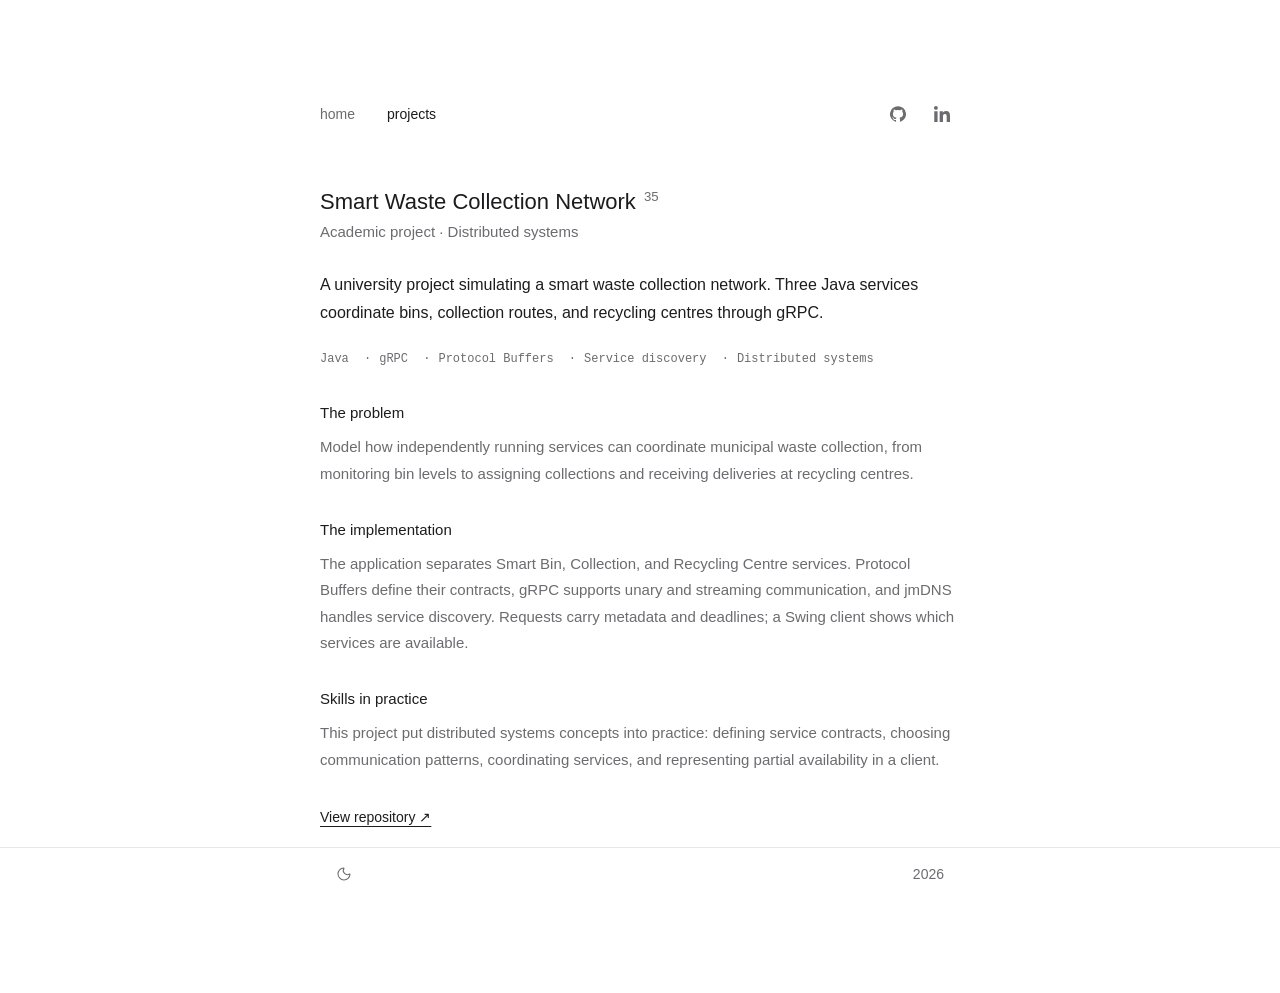
<file: projects/smart-waste-collection-network.html>
<!DOCTYPE html>
<html lang="en" data-theme="dark">

<head>
  <meta charset="UTF-8" />
  <meta name="viewport" content="width=device-width, initial-scale=1.0" />
  <title>Smart Waste Collection Network — Victor da Silva</title>
  <meta name="description" content="A university project simulating a smart waste collection network. Three Java services coordinate bins, collection routes, and recycling centres through gRPC." />
  <link rel="stylesheet" href="../style.css" />
  <link rel="stylesheet" href="../components/footer.css?v=3" />
  <script src="../components/footer.js?v=2" defer></script>
</head>

<body>
  <a class="skip-link" href="#main">Skip to content</a>
  <main class="wrap" id="main">

    <nav aria-label="Main navigation">
      <a href="../index.html">home</a>
      <a href="../projects.html" class="active" aria-current="page">projects</a>
      <div class="social-links">
        <a class="social-link" href="https://github.com/veckdev" target="_blank" rel="noopener" aria-label="GitHub profile" title="GitHub"><svg viewBox="0 0 24 24" aria-hidden="true" focusable="false"><path d="M12 .3a12 12 0 0 0-3.79 23.39c.6.11.82-.26.82-.58v-2.23c-3.34.73-4.04-1.42-4.04-1.42-.55-1.39-1.34-1.76-1.34-1.76-1.09-.75.08-.73.08-.73 1.2.08 1.84 1.23 1.84 1.23 1.07 1.83 2.81 1.3 3.49.99.11-.77.42-1.3.76-1.6-2.67-.3-5.47-1.34-5.47-5.93 0-1.31.47-2.38 1.24-3.22-.13-.3-.54-1.52.12-3.18 0 0 1.01-.32 3.3 1.23a11.52 11.52 0 0 1 6 0c2.29-1.55 3.3-1.23 3.3-1.23.66 1.66.25 2.88.12 3.18.77.84 1.24 1.91 1.24 3.22 0 4.6-2.81 5.62-5.49 5.92.43.37.82 1.1.82 2.22v3.3c0 .32.22.69.83.57A12 12 0 0 0 12 .3Z"/></svg></a>
        <a class="social-link" href="https://www.linkedin.com/in/veck/" target="_blank" rel="noopener" aria-label="LinkedIn profile" title="LinkedIn"><svg viewBox="0 0 24 24" aria-hidden="true" focusable="false"><path d="M5.37 24H.4V7.98h4.97V24ZM2.88 5.8a2.9 2.9 0 1 1 0-5.8 2.9 2.9 0 0 1 0 5.8ZM24 24h-4.97v-7.8c0-1.86-.04-4.25-2.59-4.25-2.59 0-2.99 2.02-2.99 4.12V24H8.48V7.98h4.77v2.19h.07c.67-1.26 2.29-2.59 4.71-2.59 5.04 0 5.97 3.32 5.97 7.63V24Z"/></svg></a>
      </div>
    </nav>

    <div class="header-row">
      <h1>Smart Waste Collection Network <sup class="commit-count" title="35 commits on the default branch" aria-label="35 commits on the default branch">35</sup></h1>
    </div>

    <p class="subtitle">Academic project · Distributed systems</p>
    <p class="bio">A university project simulating a smart waste collection network. Three Java services coordinate bins, collection routes, and recycling centres through gRPC.</p>
    <ul class="skill-tags" aria-label="Skills practised"><li>Java</li><li>gRPC</li><li>Protocol Buffers</li><li>Service discovery</li><li>Distributed systems</li></ul>
    <section class="project-section"><h2>The problem</h2><p>Model how independently running services can coordinate municipal waste collection, from monitoring bin levels to assigning collections and receiving deliveries at recycling centres.</p></section>
    <section class="project-section"><h2>The implementation</h2><p>The application separates Smart Bin, Collection, and Recycling Centre services. Protocol Buffers define their contracts, gRPC supports unary and streaming communication, and jmDNS handles service discovery. Requests carry metadata and deadlines; a Swing client shows which services are available.</p></section>
    <section class="project-section"><h2>Skills in practice</h2><p>This project put distributed systems concepts into practice: defining service contracts, choosing communication patterns, coordinating services, and representing partial availability in a client.</p></section>
    <div class="project-links detail-links"><a href="https://github.com/veckdev/smart-waste-collection-network" target="_blank" rel="noopener">View repository ↗</a></div>
    
    <p class="back-link"><a href="../projects.html">← All projects</a></p>

  </main>

  <footer data-site-footer aria-label="Site footer"></footer>

  <script src="../script.js?v=2"></script>
</body>

</html>
</file>
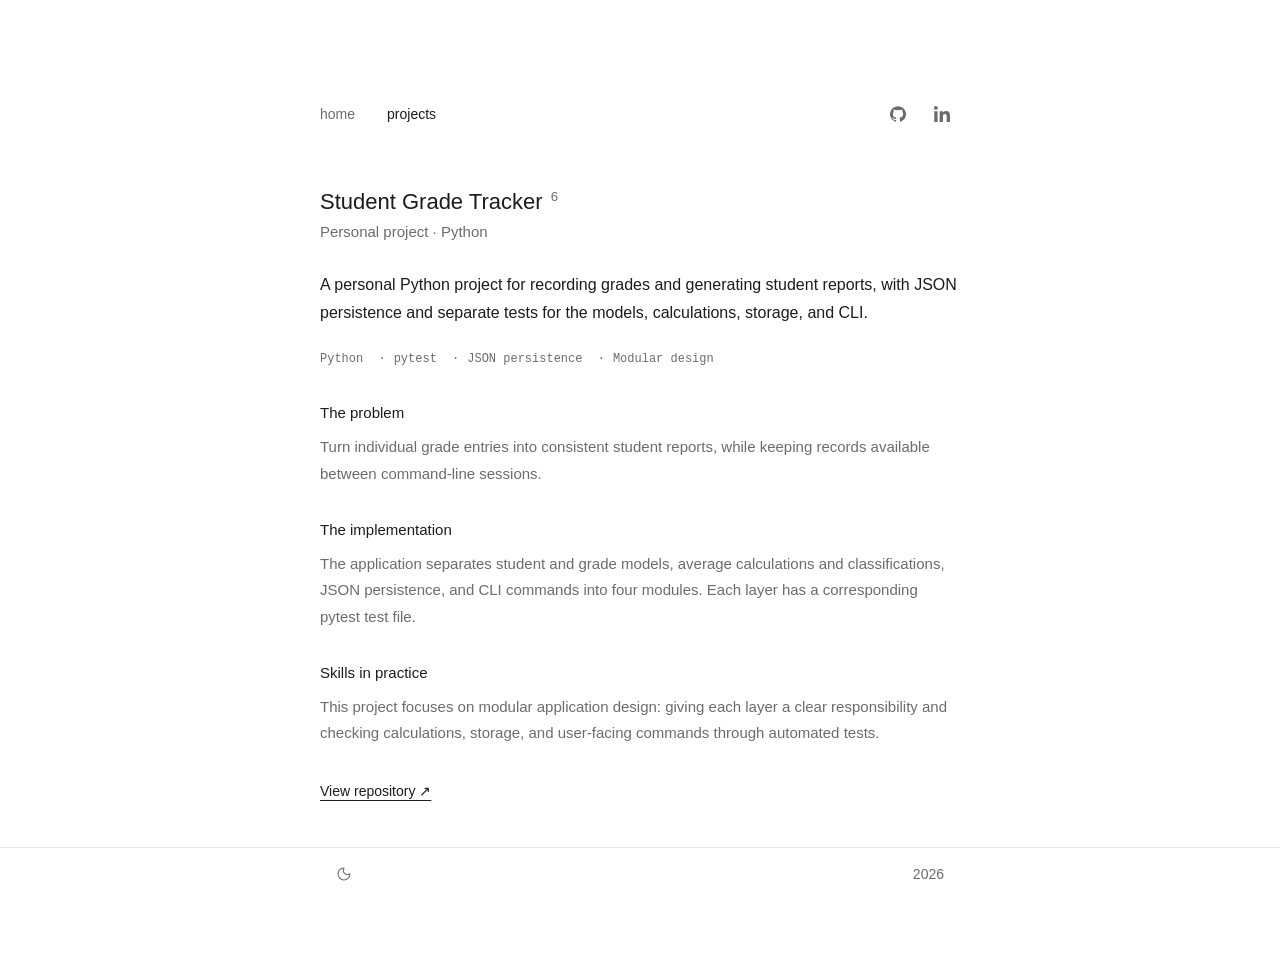
<file: projects/student-grade-tracker.html>
<!DOCTYPE html>
<html lang="en" data-theme="dark">

<head>
  <meta charset="UTF-8" />
  <meta name="viewport" content="width=device-width, initial-scale=1.0" />
  <title>Student Grade Tracker — Victor da Silva</title>
  <meta name="description" content="A personal Python project for recording grades and generating student reports, with JSON persistence and separate tests for the models, calculations, storage, and CLI." />
  <link rel="stylesheet" href="../style.css" />
  <link rel="stylesheet" href="../components/footer.css?v=3" />
  <script src="../components/footer.js?v=2" defer></script>
</head>

<body>
  <a class="skip-link" href="#main">Skip to content</a>
  <main class="wrap" id="main">

    <nav aria-label="Main navigation">
      <a href="../index.html">home</a>
      <a href="../projects.html" class="active" aria-current="page">projects</a>
      <div class="social-links">
        <a class="social-link" href="https://github.com/veckdev" target="_blank" rel="noopener" aria-label="GitHub profile" title="GitHub"><svg viewBox="0 0 24 24" aria-hidden="true" focusable="false"><path d="M12 .3a12 12 0 0 0-3.79 23.39c.6.11.82-.26.82-.58v-2.23c-3.34.73-4.04-1.42-4.04-1.42-.55-1.39-1.34-1.76-1.34-1.76-1.09-.75.08-.73.08-.73 1.2.08 1.84 1.23 1.84 1.23 1.07 1.83 2.81 1.3 3.49.99.11-.77.42-1.3.76-1.6-2.67-.3-5.47-1.34-5.47-5.93 0-1.31.47-2.38 1.24-3.22-.13-.3-.54-1.52.12-3.18 0 0 1.01-.32 3.3 1.23a11.52 11.52 0 0 1 6 0c2.29-1.55 3.3-1.23 3.3-1.23.66 1.66.25 2.88.12 3.18.77.84 1.24 1.91 1.24 3.22 0 4.6-2.81 5.62-5.49 5.92.43.37.82 1.1.82 2.22v3.3c0 .32.22.69.83.57A12 12 0 0 0 12 .3Z"/></svg></a>
        <a class="social-link" href="https://www.linkedin.com/in/veck/" target="_blank" rel="noopener" aria-label="LinkedIn profile" title="LinkedIn"><svg viewBox="0 0 24 24" aria-hidden="true" focusable="false"><path d="M5.37 24H.4V7.98h4.97V24ZM2.88 5.8a2.9 2.9 0 1 1 0-5.8 2.9 2.9 0 0 1 0 5.8ZM24 24h-4.97v-7.8c0-1.86-.04-4.25-2.59-4.25-2.59 0-2.99 2.02-2.99 4.12V24H8.48V7.98h4.77v2.19h.07c.67-1.26 2.29-2.59 4.71-2.59 5.04 0 5.97 3.32 5.97 7.63V24Z"/></svg></a>
      </div>
    </nav>

    <div class="header-row">
      <h1>Student Grade Tracker <sup class="commit-count" title="6 commits on the default branch" aria-label="6 commits on the default branch">6</sup></h1>
    </div>

    <p class="subtitle">Personal project · Python</p>
    <p class="bio">A personal Python project for recording grades and generating student reports, with JSON persistence and separate tests for the models, calculations, storage, and CLI.</p>
    <ul class="skill-tags" aria-label="Skills practised"><li>Python</li><li>pytest</li><li>JSON persistence</li><li>Modular design</li></ul>
    <section class="project-section"><h2>The problem</h2><p>Turn individual grade entries into consistent student reports, while keeping records available between command-line sessions.</p></section>
    <section class="project-section"><h2>The implementation</h2><p>The application separates student and grade models, average calculations and classifications, JSON persistence, and CLI commands into four modules. Each layer has a corresponding pytest test file.</p></section>
    <section class="project-section"><h2>Skills in practice</h2><p>This project focuses on modular application design: giving each layer a clear responsibility and checking calculations, storage, and user-facing commands through automated tests.</p></section>
    <div class="project-links detail-links"><a href="https://github.com/veckdev/student-grade-tracker" target="_blank" rel="noopener">View repository ↗</a></div>
    
    <p class="back-link"><a href="../projects.html">← All projects</a></p>

  </main>

  <footer data-site-footer aria-label="Site footer"></footer>

  <script src="../script.js?v=2"></script>
</body>

</html>
</file>
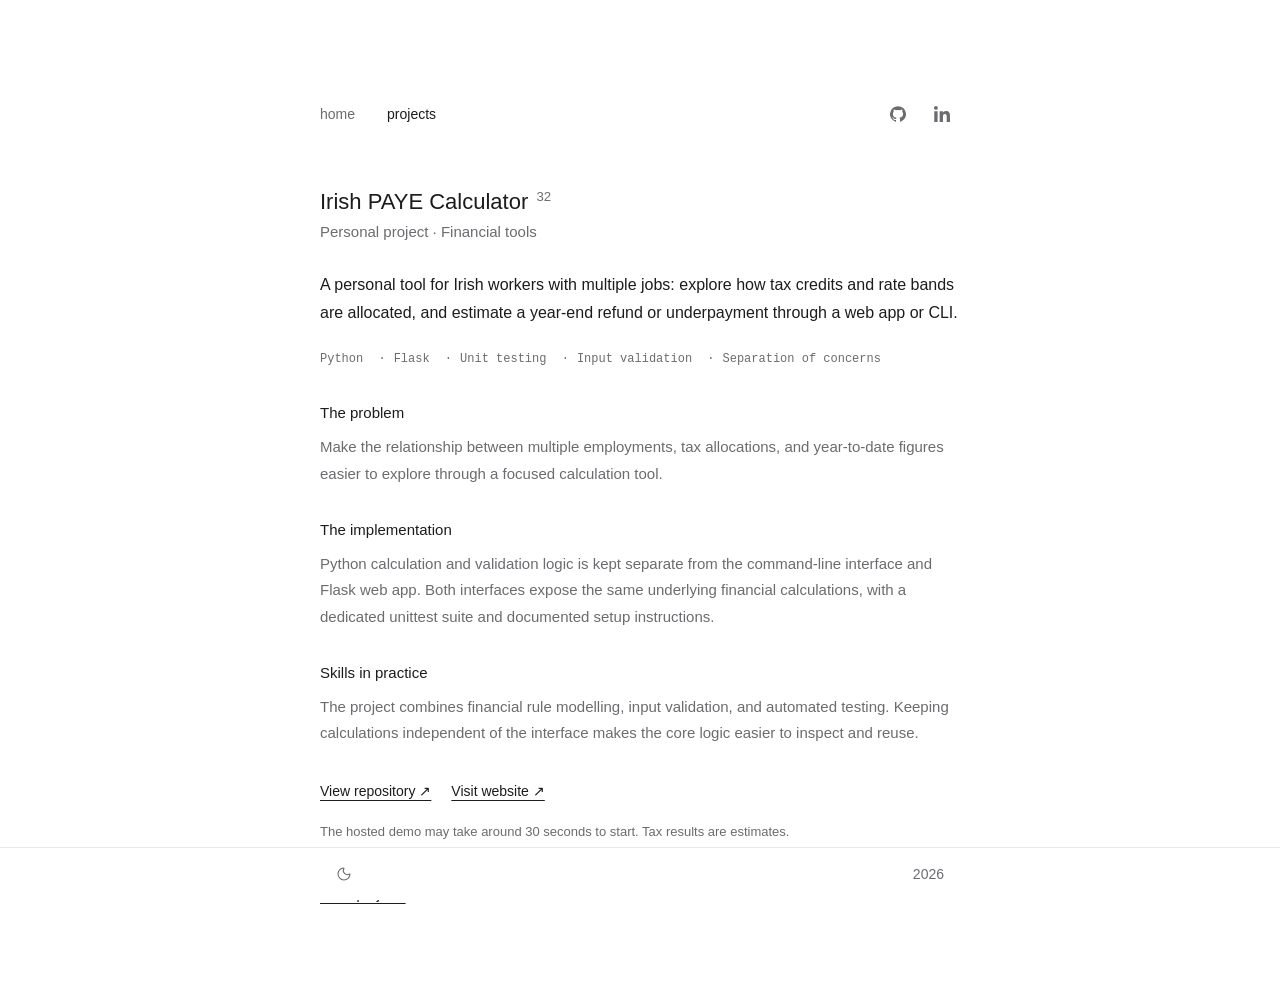
<file: projects/tax-calculator.html>
<!DOCTYPE html>
<html lang="en" data-theme="dark">

<head>
  <meta charset="UTF-8" />
  <meta name="viewport" content="width=device-width, initial-scale=1.0" />
  <title>Irish PAYE Calculator — Victor da Silva</title>
  <meta name="description" content="A personal tool for Irish workers with multiple jobs: explore how tax credits and rate bands are allocated, and estimate a year-end refund or underpayment through a web app or CLI." />
  <link rel="stylesheet" href="../style.css" />
  <link rel="stylesheet" href="../components/footer.css?v=3" />
  <script src="../components/footer.js?v=2" defer></script>
</head>

<body>
  <a class="skip-link" href="#main">Skip to content</a>
  <main class="wrap" id="main">

    <nav aria-label="Main navigation">
      <a href="../index.html">home</a>
      <a href="../projects.html" class="active" aria-current="page">projects</a>
      <div class="social-links">
        <a class="social-link" href="https://github.com/veckdev" target="_blank" rel="noopener" aria-label="GitHub profile" title="GitHub"><svg viewBox="0 0 24 24" aria-hidden="true" focusable="false"><path d="M12 .3a12 12 0 0 0-3.79 23.39c.6.11.82-.26.82-.58v-2.23c-3.34.73-4.04-1.42-4.04-1.42-.55-1.39-1.34-1.76-1.34-1.76-1.09-.75.08-.73.08-.73 1.2.08 1.84 1.23 1.84 1.23 1.07 1.83 2.81 1.3 3.49.99.11-.77.42-1.3.76-1.6-2.67-.3-5.47-1.34-5.47-5.93 0-1.31.47-2.38 1.24-3.22-.13-.3-.54-1.52.12-3.18 0 0 1.01-.32 3.3 1.23a11.52 11.52 0 0 1 6 0c2.29-1.55 3.3-1.23 3.3-1.23.66 1.66.25 2.88.12 3.18.77.84 1.24 1.91 1.24 3.22 0 4.6-2.81 5.62-5.49 5.92.43.37.82 1.1.82 2.22v3.3c0 .32.22.69.83.57A12 12 0 0 0 12 .3Z"/></svg></a>
        <a class="social-link" href="https://www.linkedin.com/in/veck/" target="_blank" rel="noopener" aria-label="LinkedIn profile" title="LinkedIn"><svg viewBox="0 0 24 24" aria-hidden="true" focusable="false"><path d="M5.37 24H.4V7.98h4.97V24ZM2.88 5.8a2.9 2.9 0 1 1 0-5.8 2.9 2.9 0 0 1 0 5.8ZM24 24h-4.97v-7.8c0-1.86-.04-4.25-2.59-4.25-2.59 0-2.99 2.02-2.99 4.12V24H8.48V7.98h4.77v2.19h.07c.67-1.26 2.29-2.59 4.71-2.59 5.04 0 5.97 3.32 5.97 7.63V24Z"/></svg></a>
      </div>
    </nav>

    <div class="header-row">
      <h1>Irish PAYE Calculator <sup class="commit-count" title="32 commits on the default branch" aria-label="32 commits on the default branch">32</sup></h1>
    </div>

    <p class="subtitle">Personal project · Financial tools</p>
    <p class="bio">A personal tool for Irish workers with multiple jobs: explore how tax credits and rate bands are allocated, and estimate a year-end refund or underpayment through a web app or CLI.</p>
    <ul class="skill-tags" aria-label="Skills practised"><li>Python</li><li>Flask</li><li>Unit testing</li><li>Input validation</li><li>Separation of concerns</li></ul>
    <section class="project-section"><h2>The problem</h2><p>Make the relationship between multiple employments, tax allocations, and year-to-date figures easier to explore through a focused calculation tool.</p></section>
    <section class="project-section"><h2>The implementation</h2><p>Python calculation and validation logic is kept separate from the command-line interface and Flask web app. Both interfaces expose the same underlying financial calculations, with a dedicated unittest suite and documented setup instructions.</p></section>
    <section class="project-section"><h2>Skills in practice</h2><p>The project combines financial rule modelling, input validation, and automated testing. Keeping calculations independent of the interface makes the core logic easier to inspect and reuse.</p></section>
    <div class="project-links detail-links"><a href="https://github.com/veckdev/tax-calculator" target="_blank" rel="noopener">View repository ↗</a><a href="https://paye-calculator-k39g.onrender.com" target="_blank" rel="noopener">Visit website ↗</a></div>
    <p class="project-note">The hosted demo may take around 30 seconds to start. Tax results are estimates.</p>
    <p class="back-link"><a href="../projects.html">← All projects</a></p>

  </main>

  <footer data-site-footer aria-label="Site footer"></footer>

  <script src="../script.js?v=2"></script>
</body>

</html>
</file>
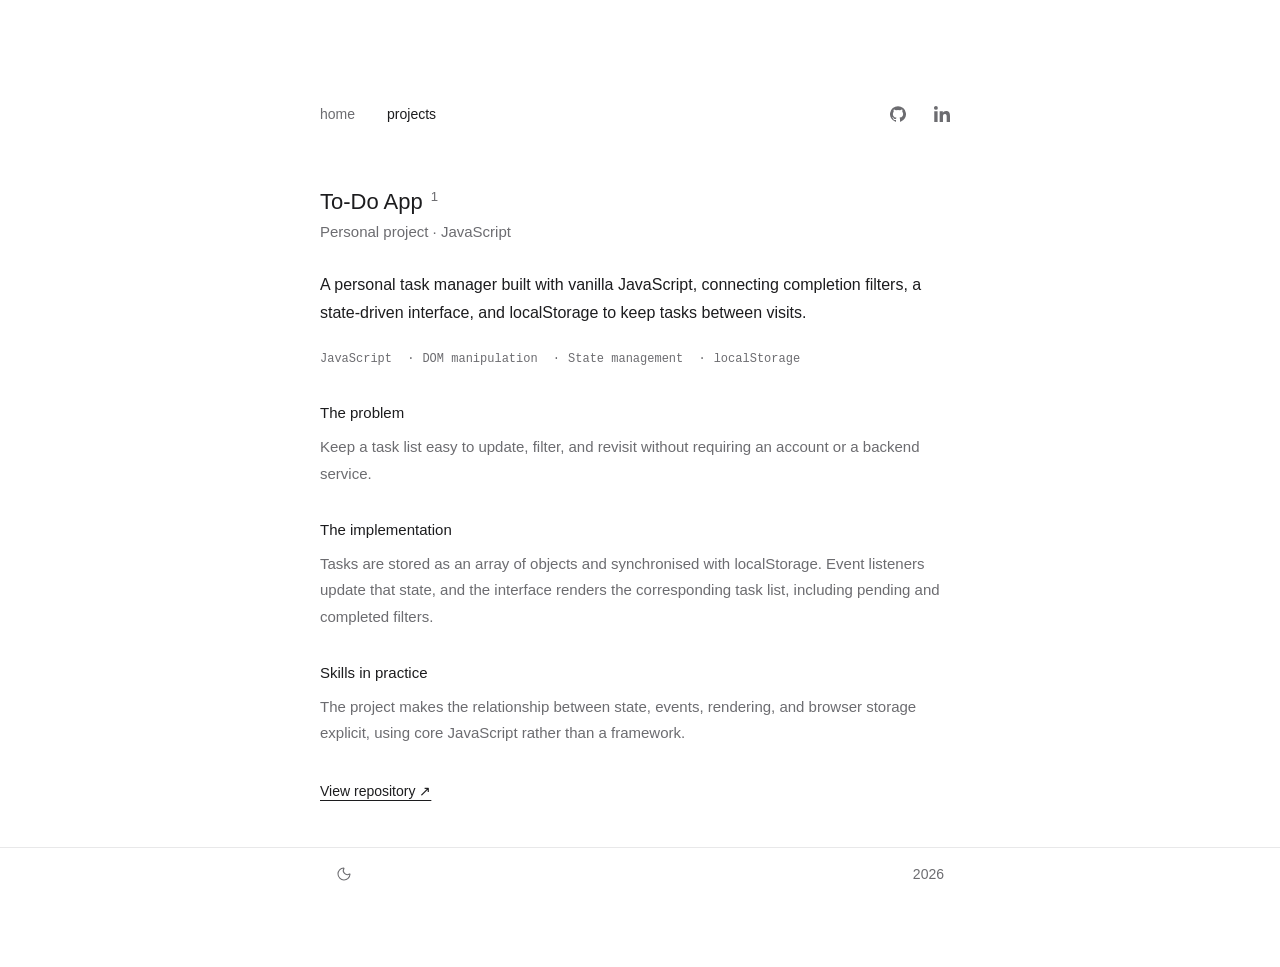
<file: projects/todo-app.html>
<!DOCTYPE html>
<html lang="en" data-theme="dark">

<head>
  <meta charset="UTF-8" />
  <meta name="viewport" content="width=device-width, initial-scale=1.0" />
  <title>To-Do App — Victor da Silva</title>
  <meta name="description" content="A personal task manager built with vanilla JavaScript, connecting completion filters, a state-driven interface, and localStorage to keep tasks between visits." />
  <link rel="stylesheet" href="../style.css" />
  <link rel="stylesheet" href="../components/footer.css?v=3" />
  <script src="../components/footer.js?v=2" defer></script>
</head>

<body>
  <a class="skip-link" href="#main">Skip to content</a>
  <main class="wrap" id="main">

    <nav aria-label="Main navigation">
      <a href="../index.html">home</a>
      <a href="../projects.html" class="active" aria-current="page">projects</a>
      <div class="social-links">
        <a class="social-link" href="https://github.com/veckdev" target="_blank" rel="noopener" aria-label="GitHub profile" title="GitHub"><svg viewBox="0 0 24 24" aria-hidden="true" focusable="false"><path d="M12 .3a12 12 0 0 0-3.79 23.39c.6.11.82-.26.82-.58v-2.23c-3.34.73-4.04-1.42-4.04-1.42-.55-1.39-1.34-1.76-1.34-1.76-1.09-.75.08-.73.08-.73 1.2.08 1.84 1.23 1.84 1.23 1.07 1.83 2.81 1.3 3.49.99.11-.77.42-1.3.76-1.6-2.67-.3-5.47-1.34-5.47-5.93 0-1.31.47-2.38 1.24-3.22-.13-.3-.54-1.52.12-3.18 0 0 1.01-.32 3.3 1.23a11.52 11.52 0 0 1 6 0c2.29-1.55 3.3-1.23 3.3-1.23.66 1.66.25 2.88.12 3.18.77.84 1.24 1.91 1.24 3.22 0 4.6-2.81 5.62-5.49 5.92.43.37.82 1.1.82 2.22v3.3c0 .32.22.69.83.57A12 12 0 0 0 12 .3Z"/></svg></a>
        <a class="social-link" href="https://www.linkedin.com/in/veck/" target="_blank" rel="noopener" aria-label="LinkedIn profile" title="LinkedIn"><svg viewBox="0 0 24 24" aria-hidden="true" focusable="false"><path d="M5.37 24H.4V7.98h4.97V24ZM2.88 5.8a2.9 2.9 0 1 1 0-5.8 2.9 2.9 0 0 1 0 5.8ZM24 24h-4.97v-7.8c0-1.86-.04-4.25-2.59-4.25-2.59 0-2.99 2.02-2.99 4.12V24H8.48V7.98h4.77v2.19h.07c.67-1.26 2.29-2.59 4.71-2.59 5.04 0 5.97 3.32 5.97 7.63V24Z"/></svg></a>
      </div>
    </nav>

    <div class="header-row">
      <h1>To-Do App <sup class="commit-count" title="1 commits on the default branch" aria-label="1 commits on the default branch">1</sup></h1>
    </div>

    <p class="subtitle">Personal project · JavaScript</p>
    <p class="bio">A personal task manager built with vanilla JavaScript, connecting completion filters, a state-driven interface, and localStorage to keep tasks between visits.</p>
    <ul class="skill-tags" aria-label="Skills practised"><li>JavaScript</li><li>DOM manipulation</li><li>State management</li><li>localStorage</li></ul>
    <section class="project-section"><h2>The problem</h2><p>Keep a task list easy to update, filter, and revisit without requiring an account or a backend service.</p></section>
    <section class="project-section"><h2>The implementation</h2><p>Tasks are stored as an array of objects and synchronised with localStorage. Event listeners update that state, and the interface renders the corresponding task list, including pending and completed filters.</p></section>
    <section class="project-section"><h2>Skills in practice</h2><p>The project makes the relationship between state, events, rendering, and browser storage explicit, using core JavaScript rather than a framework.</p></section>
    <div class="project-links detail-links"><a href="https://github.com/veckdev/todo-app" target="_blank" rel="noopener">View repository ↗</a></div>
    
    <p class="back-link"><a href="../projects.html">← All projects</a></p>

  </main>

  <footer data-site-footer aria-label="Site footer"></footer>

  <script src="../script.js?v=2"></script>
</body>

</html>
</file>
<file: style.css>
*,
*::before,
*::after {
  box-sizing: border-box;
  margin: 0;
  padding: 0;
}

:root {
  --bg: #ffffff;
  --surface: #f2f2f7;
  --border: rgba(198, 198, 200, 0.4);
  --text: #1c1c1e;
  --muted: #6c6c70;
  --dim: #aeaeb2;

  /* Use Apple's system typography when available on the visitor's device. */
  --sans: -apple-system, BlinkMacSystemFont, 'SF Pro Text', 'SF Pro Display', ui-sans-serif, sans-serif;
  --mono: 'SF Mono', SFMono-Regular, ui-monospace, Menlo, Consolas, monospace;

  --sp-1: 8px;
  --sp-2: 4px;
  --sp-3: 2px;
  --sp-4: 12px;
  --sp-5: 40px;
  --sp-7: 16px;
  --sp-8: 48px;
  --sp-9: 32px;

  --r1: 4px;
  --r2: 6px;
}

[data-theme="dark"] {
  --bg: #1c1c1e;
  --surface: #2c2c2e;
  --border: rgba(58, 58, 60, 0.4);
  --text: #f5f5f7;
  --muted: #636366;
  --dim: #48484a;
}

html,
body {
  background: var(--bg);
  color: var(--text);
}

body {
  font-family: var(--sans);
  font-size: 16px;
  font-weight: 400;
  line-height: 1.75;
  -webkit-font-smoothing: antialiased;
  padding: 0 var(--sp-7);
  transition: background 0.2s, color 0.2s;
}

.wrap {
  max-width: 640px;
  margin: 0 auto;
  padding: 96px 0 100px;
}

/* NAV */
nav {
  display: flex;
  gap: var(--sp-9);
  margin-bottom: 56px;
}

nav a {
  font-size: 14px;
  line-height: 20px;
  color: var(--muted);
  text-decoration: none;
  transition: color 0.1s;
}

nav a:hover,
nav a.active {
  color: var(--text);
}

/* HEADER ROW */
.header-row {
  display: flex;
  align-items: center;
  justify-content: space-between;
  margin-bottom: 4px;
}

h1 {
  font-family: var(--sans);
  font-size: 22px;
  font-weight: 500;
  line-height: 1.3;
  color: var(--text);
}

/* SUBTITLE */
.subtitle {
  font-size: 15px;
  line-height: 22px;
  color: var(--muted);
  margin-bottom: 28px;
}

.subtitle a {
  color: var(--muted);
  text-decoration: underline;
  text-underline-offset: 3px;
  text-decoration-color: var(--dim);
  transition: color 0.1s;
}

.subtitle a:hover {
  color: var(--text);
}

/* BIO */
.bio {
  font-size: 16px;
  line-height: 1.8;
  color: var(--text);
  margin-bottom: 20px;
}

.bio em {
  font-family: var(--sans);
  font-style: italic;
}

.bio a {
  color: var(--text);
  text-decoration: underline;
  text-underline-offset: 3px;
  text-decoration-color: var(--dim);
}

/* PROJECTS */
.proj-label {
  font-size: 14px;
  line-height: 20px;
  color: var(--muted);
  margin-top: 52px;
  margin-bottom: 14px;
}

.proj-list {
  list-style: none;
  display: flex;
  flex-direction: column;
  gap: 10px;
}

.proj-list li {
  display: flex;
  align-items: baseline;
  gap: var(--sp-1);
  font-size: 15px;
  line-height: 24px;
  flex-wrap: wrap;
}

.proj-list a {
  text-decoration: none;
  display: flex;
  align-items: baseline;
  gap: 2px;
  flex-shrink: 0;
}

.proj-name {
  font-size: 15px;
  font-weight: 500;
  color: var(--text);
  transition: color 0.1s;
}

.proj-list a:hover .proj-name {
  color: var(--muted);
}

.proj-arrow {
  font-size: 11px;
  color: var(--dim);
}

.proj-desc {
  color: var(--muted);
  font-size: 15px;
  line-height: 24px;
}

/* WAVE */
.wave {
  margin-top: 52px;
  color: var(--dim);
  font-size: 20px;
  user-select: none;
}

@media (max-width: 600px) {
  .wrap {
    padding: 64px 0 80px;
  }
}
/* Shared page structure: retain the original narrow, typography-led layout. */
[data-theme="dark"] {
  --muted: #a1a1a6;
  --dim: #8e8e93;
}

nav { flex-wrap: wrap; row-gap: 16px; }
.header-row { gap: 20px; }
a:focus-visible, button:focus-visible {
  outline: 2px solid var(--text);
  outline-offset: 5px;
}
.skip-link { position: absolute; top: -100px; padding: 8px; background: var(--bg); }
.skip-link:focus { top: 12px; }
.projects-page-list { list-style: none; margin-top: 48px; }
.project-entry { padding: 44px 0 48px; border-top: 1px solid var(--border); }
.project-kind { color: var(--muted); font-size: 12px; margin-bottom: 5px; }
.project-entry h2 { font-size: 17px; font-weight: 500; line-height: 1.5; }
.project-entry h2 a { color: var(--text); text-decoration: none; }
.project-entry h2 a:hover { text-decoration: underline; text-underline-offset: 4px; }
.project-entry h2 span { color: var(--muted); font-size: 14px; }
.project-description { color: var(--muted); font-size: 15px; margin-top: 7px; }
.skill-tags { display: flex; flex-wrap: wrap; gap: 0 8px; list-style: none; margin-top: 14px; }
.skill-tags li {
  font-family: var(--mono);
  color: var(--muted);
  font-size: 12px;
  line-height: 22px;
}
.skill-tags li:not(:last-child)::after { content: " ·"; margin-left: 8px; }
.project-links { display: flex; flex-wrap: wrap; gap: 20px; margin-top: 15px; }
.project-links a, .back-link a, .profile-note a { color: var(--text); text-underline-offset: 4px; font-size: 14px; }
.project-section { margin-top: 30px; }
.project-section h2 { font-size: 15px; font-weight: 500; margin-bottom: 8px; }
.project-section p { color: var(--muted); font-size: 15px; }
.detail-links { margin-top: 32px; }
.back-link { margin-top: 36px; }
.profile-note, .project-note { font-size: 13px; color: var(--muted); margin-top: 18px; }
@media (max-width: 420px) {
  nav { gap: 24px; }
  .header-row { align-items: flex-start; gap: 12px; }
  .header-row h1 { overflow-wrap: anywhere; }
}
@media (prefers-reduced-motion: reduce) {
  *, *::before, *::after { transition: none !important; }
}

code, kbd, samp, pre {
  font-family: var(--mono);
}

/* Quiet superscript totals, inspired by collection counters. */
.commit-count {
  display: inline-block;
  vertical-align: super;
  font-family: var(--sans);
  font-size: 0.6em;
  font-weight: 400;
  line-height: 1;
  color: var(--muted);
  margin-left: 2px;
  text-decoration: none;
}

/* Keep internal navigation readable and social profiles visually separate. */
nav { align-items: center; }
.social-links { display: flex; align-items: center; gap: 8px; margin-left: auto; }
.social-link { display: inline-flex; align-items: center; justify-content: center; width: 36px; height: 36px; }
.social-link svg { width: 16px; height: 16px; fill: currentColor; }
@media (pointer: coarse) {
  .social-link { width: 44px; height: 44px; }
}
</file>
<file: components/footer.css>
[data-site-footer] {
  position: fixed;
  inset: auto 0 0;
  background: var(--bg);
  border-top: 1px solid var(--border);
  color: var(--muted);
  font-family: var(--sans);
  font-size: 14px;
  font-weight: 400;
  line-height: 1.75;
}

.site-footer-inner {
  max-width: 640px;
  margin: 0 auto;
  padding: 8px 16px;
  display: flex;
  align-items: center;
  justify-content: space-between;
  gap: 16px;
}

/* A single unboxed control; both icons are decorative. */
.theme-toggle {
  display: inline-flex;
  align-items: center;
  justify-content: center;
  width: 36px;
  height: 36px;
  margin-left: -10px;
  border: 0;
  background: transparent;
  color: inherit;
  cursor: pointer;
}
.theme-toggle:hover { color: var(--text); }
.theme-toggle:focus-visible { outline: 2px solid var(--text); outline-offset: 2px; }
.theme-toggle span { display: flex; }
.theme-toggle svg { width: 16px; height: 16px; stroke-width: 1.6; }
[data-theme="dark"] .theme-icon-moon,
[data-theme="light"] .theme-icon-sun { display: none; }

.site-footer-year { flex-shrink: 0; }

@media (max-width: 600px) {
  [data-site-footer] {
    display: none;
  }
}
</file>
